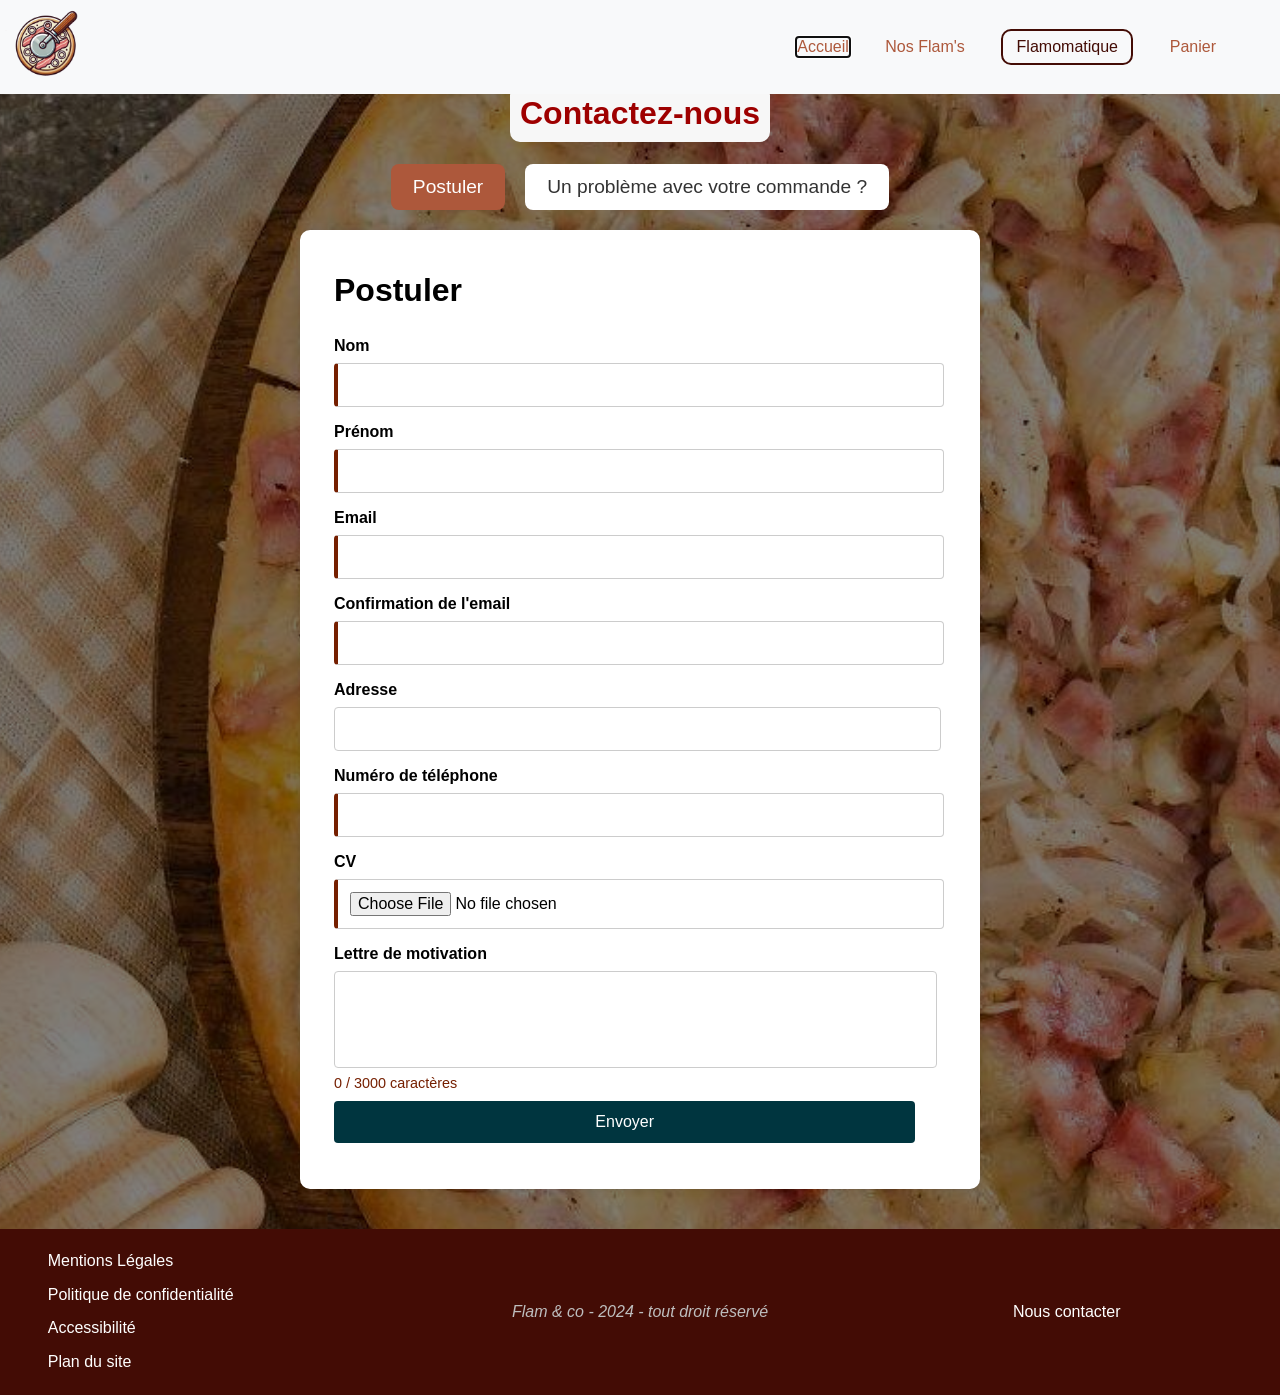
<file: pages/rachelle/index.html>
<!DOCTYPE html>
<html lang="fr">

<head>
    <meta charset="UTF-8">
    <meta name="viewport" content="width=device-width, initial-scale=1.0">
    <link rel="stylesheet" href="../../style/style.css">
    <title>Page contact</title>
    <meta name="robots" content="noindex">
    <meta name="googlebot" content="noindex">
    <link rel="icon" href="../../logo.ico" type="image/x-icon">
</head>

<body class="forms">
    <header class="menu-nav" role="navigation" aria-label="Menu principal">
        <div class="menu-nav-logo">
            <img class="logo" alt="Logo de la marque" src="/asset/file-5B45NWsGjPUUJRbqJHL7GcTE.png">
        </div>
        <div class="menu-nav-link">
            <a href="../../" class="nav-link" tabindex="0">Accueil</a>
            <a href="/pages/ambre/" class="nav-link" tabindex="0">Nos Flam's</a>
            <a href="/pages/theo/" class="btn-full" tabindex="0">Flamomatique</a>
            <a href="#" class="nav-link" tabindex="0">Panier</a>
        </div>
    </header>
    <h1>Contactez-nous</h1>
    <nav aria-label="Navigation des formulaires">
        <a href="#" id="postuler-link" class="active" aria-current="page"
            aria-label="Formulaire de candidature">Postuler</a>
        <a href="#" id="commande-link" aria-label="Formulaire de réclamation de commande">Un problème avec votre
            commande ?</a>
    </nav>

    <!-- Conteneur des formulaires -->
    <main class="form-container" id="main-content">
        <!-- Formulaire Postuler -->
        <form id="postuler-form" action="envoi.php">
            <fieldset>
                <legend>Postuler</legend>
                <label for="nom">Nom</label>
                <input type="text" id="nom" name="nom" required />

                <label for="prenom">Prénom</label>
                <input type="text" id="prenom" name="prenom" required />

                <label for="email">Email</label>
                <input type="email" id="email" name="email" required />

                <label for="confirm_email">Confirmation de l'email</label>
                <input type="email" id="confirm_email" name="confirm_email" aria-describedby="email-error" required />
                <div id="email-error" class="error-message hidden">Les emails ne correspondent pas.</div>

                <label for="adresse">Adresse </label>
                <input type="text" id="adresse" name="adresse" />

                <label for="telephone">Numéro de téléphone</label>
                <input type="tel" id="telephone" name="telephone" required maxlength="10" pattern="[0-9]{10}"
                    aria-describedby="tel-error" />
                <div id="tel-error" class="error-message hidden">Le numéro doit comporter exactement 10 chiffres.</div>

                <label for="cv">CV</label>
                <input type="file" id="cv" name="cv" required accept=".pdf,.doc,.docx" />

                <label for="motivation">Lettre de motivation</label>
                <textarea id="motivation" name="motivation" rows="5" maxlength="3000"
                    aria-describedby="motivation-count"></textarea>
                <div id="motivation-count" class="error-message">0 / 3000 caractères</div>

                <button type="submit">Envoyer</button>
            </fieldset>
        </form>

        <!-- Formulaire problème commande -->
        <form id="commande-form" class="hidden" action="envoi.php">
            <fieldset>
                <legend>Un problème avec votre commande</legend>
                <label for="commande">Numéro de commande</label>
                <input type="text" id="commande" name="commande" maxlength="6" pattern="[0-9]{6}"
                    aria-describedby="commande-error" />
                <div id="commande-error" class="error-message hidden">Le numéro de commande doit comporter 6 chiffres.
                </div>

                <label for="probleme">Quel est votre problème ?</label>
                <select id="probleme" name="probleme">
                    <option value="">Veuillez sélectionner une option</option>
                    <option value="service">Qualité du service</option>
                    <option value="livraison">Qualité de livraison</option>
                    <option value="autres">Autres</option>
                </select>

                <!-- Zone de texte supplémentaire pour "Autres" -->
                <div id="autres-probleme" class="hidden">
                    <label for="autre-detail">Détail du problème</label>
                    <textarea id="autre-detail" name="autre-detail" rows="4" maxlength="1000"
                        aria-describedby="autre-count"></textarea>
                    <div id="autre-count" class="error-message">0 / 1000 caractères</div>
                </div>

                <button type="submit">Envoyer</button>
            </fieldset>
        </form>
    </main>
    <footer class="footer">
        <div class="footer-block">
            <ul class="footer-list-link">
                <li><a class="footer-link" href="../mention.html">Mentions Légales</a></li>
                <li><a class="footer-link" href="../confidentialite.html">Politique de confidentialité</a></li>
                <li><a class="footer-link" href="../accessibilite.html">Accessibilité</a></li>
                <li><a class="footer-link" href="../plansite.html">Plan du site</a></li>
            </ul>
        </div>
        <div class="footer-block">
            <p class="footer-title"><i>Flam & co - 2024 - tout droit réservé</i></p>
        </div>
        <div class="footer-block">
            <a class="footer-link" href="#">Nous contacter</a>
        </div>
    </footer>
    <script src="../../style/js/main.js"></script>
    <script src="../../style/js/form.js"></script>
</body>

</html>
</file>
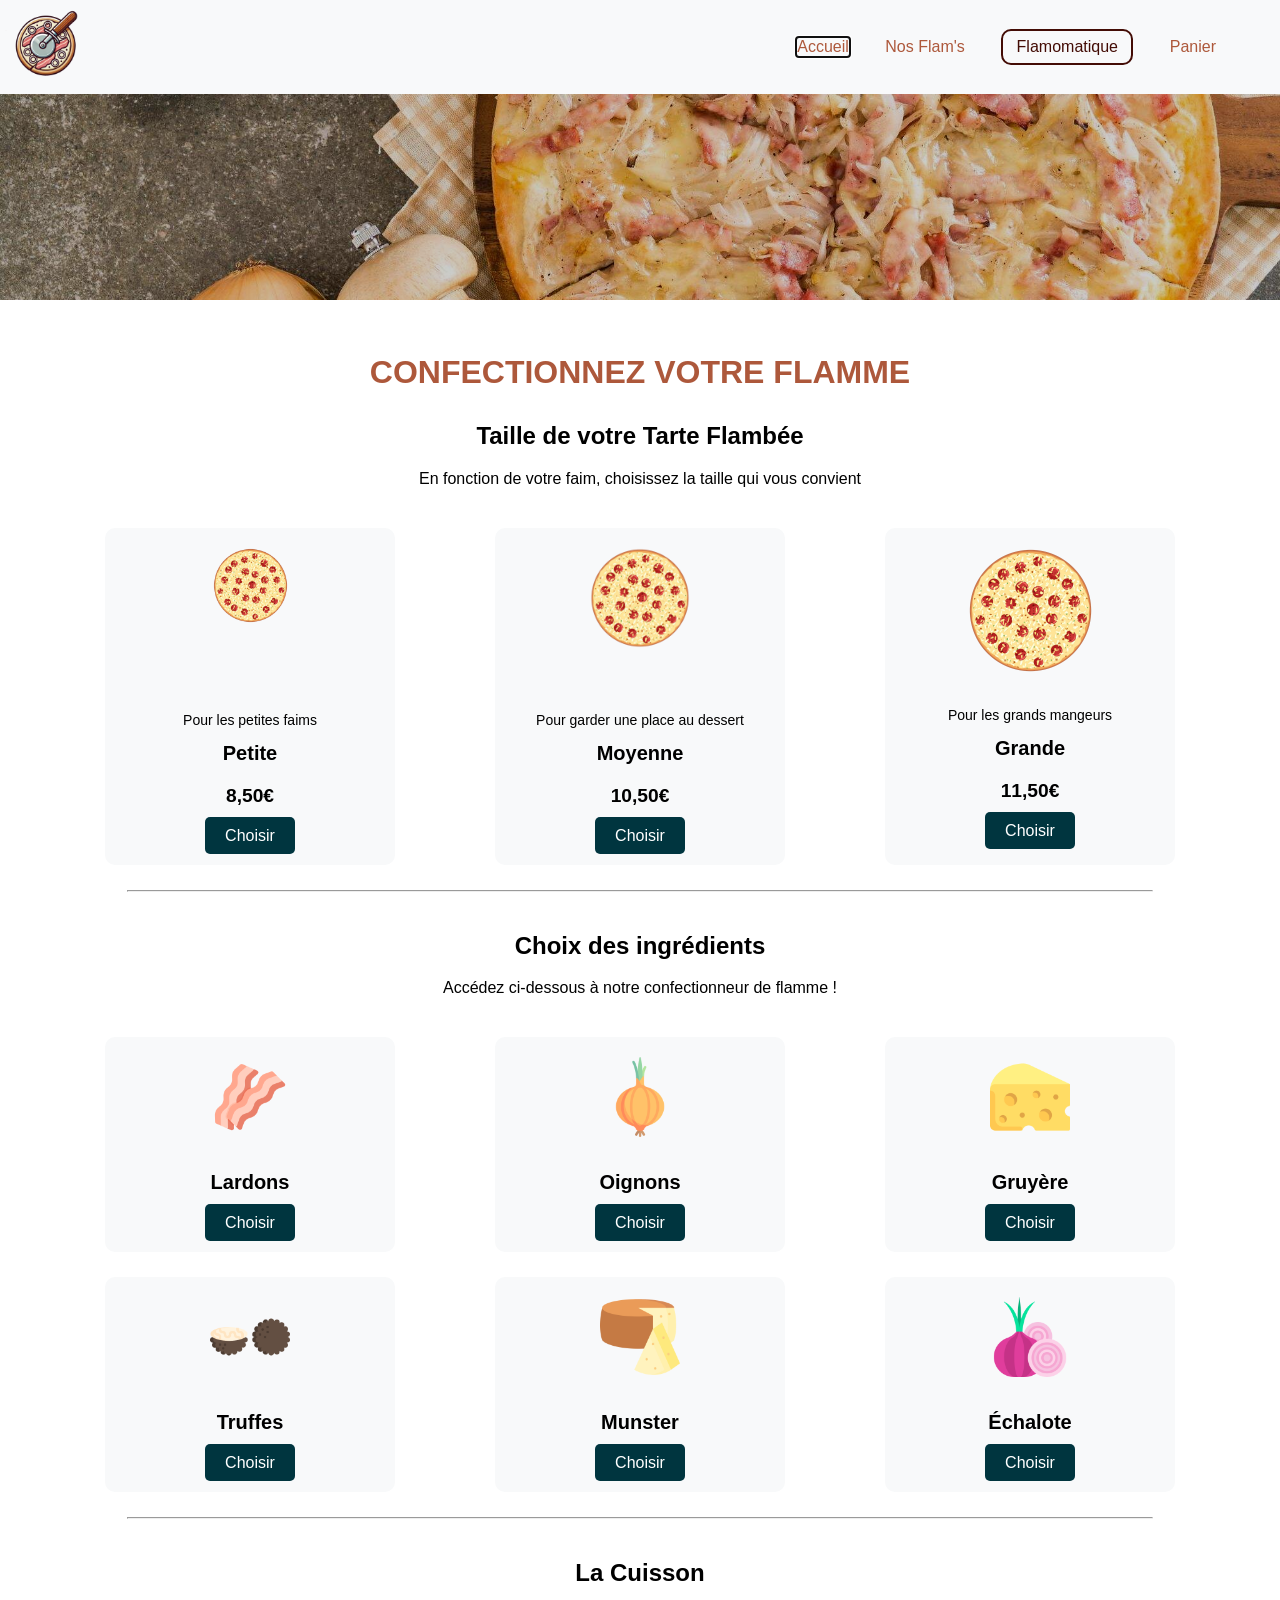
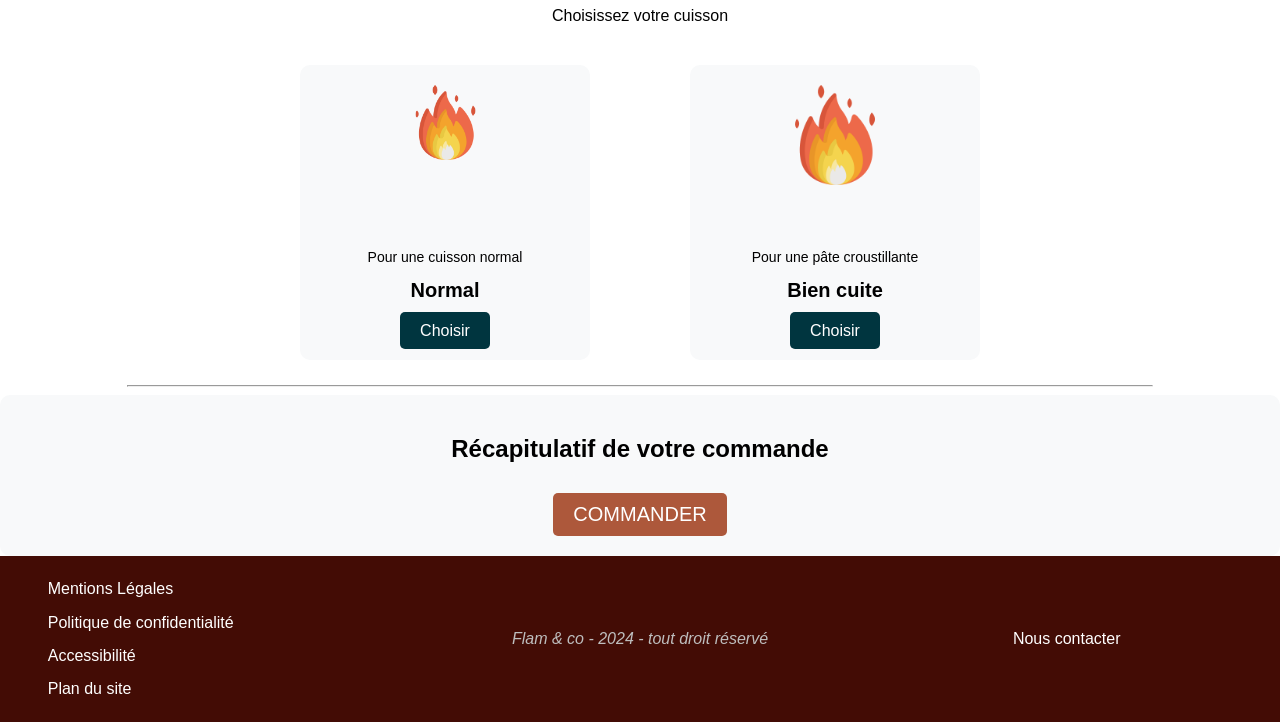
<file: pages/theo/index.html>
<!DOCTYPE html>
<html lang="fr">

<head>
    <meta charset="UTF-8">
    <meta name="viewport" content="width=device-width, initial-scale=1.0">
    <title>Flamomatique</title>
    <link rel="stylesheet" href="../../style/style.css">
    <meta name="robots" content="noindex">
    <meta name="googlebot" content="noindex">
    <link rel="icon" href="../../logo.ico" type="image/x-icon">
</head>

<body>
    <header class="menu-nav">
        <div class="menu-nav-logo">
            <img class="logo" alt="" src="/asset/file-5B45NWsGjPUUJRbqJHL7GcTE.png">
        </div>
        <div class="menu-nav-link">
            <a href="../../" class="nav-link">Accueil</a>
            <a href="/pages/ambre/" class="nav-link">Nos Flam's</a>
            <a href="/pages/theo/" class="btn-full">Flamomatique</a>
            <a href="#" class="nav-link">Panier</a>
        </div>
    </header>
    <main style="width: 100%;">
        <img class="banner" src="../../asset/img/banner.jpg" alt="">
        <div class="pizza-selection">
            <h1 class="title">CONFECTIONNEZ VOTRE FLAMME</h1>
            <h2 class="subtitle">Taille de votre Tarte Flambée</h2>
            <p class="description">En fonction de votre faim, choisissez la taille qui vous convient</p>
        </div>

        <ul class="base-options">
            <li class="baseoption">
                <img class="pizza-small" src="../../asset/img/flamme.png" alt="">
                <p class="note">Pour les petites faims</p>
                <h3 class="size">Petite</h3>
                <p class="price">8,50€</p>
                <a href="#ingredients" class="base-btn">Choisir</a>
            </li>
            <li class="baseoption">
                <img class="pizza-medium" src="../../asset/img/flamme.png" alt="">
                <p class="note">Pour garder une place au dessert</p>
                <h3 class="size">Moyenne</h3>
                <p class="price">10,50€</p>
                <a href="#ingredients" class="base-btn">Choisir</a>
            </li>
            <li class="baseoption">
                <img class="pizza-large" src="../../asset/img/flamme.png" alt="">
                <p class="note">Pour les grands mangeurs</p>
                <h3 class="size">Grande</h3>
                <p class="price">11,50€</p>
                <a href="#ingredients" class="base-btn">Choisir</a>
            </li>
        </ul>

        <hr>

        <div id="ingredients" class="pizza-base">
            <h2 class="subtitle">Choix des ingrédients</h2>
            <p class="description">Accédez ci-dessous à notre confectionneur de flamme !</p>
        </div>

        <ul class="base-options">
            <li class="optionmultiple">
                <img class="base-image" src="../../asset/img/lard.png" alt="">
                <h3 class="base-title">Lardons</h3>
                <a class="choose-btn">Choisir</a>
            </li>
            <li class="optionmultiple">
                <img class="base-image" src="../../asset/img/oignon-2.png" alt="">
                <h3 class="base-title">Oignons</h3>
                <a class="choose-btn">Choisir</a>
            </li>
            <li class="optionmultiple">
                <img class="base-image" src="../../asset/img/fromage-3.png" alt="">
                <h3 class="base-title">Gruyère</h3>
                <a class="choose-btn">Choisir</a>
            </li>
            <li class="optionmultiple">
                <img class="base-image" src="../../asset/img/truffe.png" alt="">
                <h3 class="base-title">Truffes</h3>
                <a class="choose-btn">Choisir</a>
            </li>
            <li class="optionmultiple">
                <img class="base-image" src="../../asset/img/fromage-2.png" alt="">
                <h3 class="base-title">Munster</h3>
                <a class="choose-btn">Choisir</a>
            </li>
            <li class="optionmultiple">
                <img class="base-image" src="../../asset/img/oignon.png" alt="">
                <h3 class="base-title">Échalote</h3>
                <a class="choose-btn">Choisir</a>
            </li>
        </ul>

        <hr>

        <div id="cuisson" class="pizza-base">
            <h2 class="subtitle">La Cuisson</h2>
            <p class="description">Choisissez votre cuisson</p>
        </div>

        <ul class="base-options">
            <li class="optioncuisson">
                <img class="pizza-small" src="../../asset/img/feu.png" alt="">
                <p class="note">Pour une cuisson normal</p>
                <h3 class="size">Normal</h3>
                <a href="#commande" class="cuisson-btn">Choisir</a>
            </li>
            <li class="optioncuisson">
                <img class="pizza-medium" src="../../asset/img/feu.png" alt="">
                <p class="note">Pour une pâte croustillante</p>
                <h3 class="size">Bien cuite</h3>
                <a href="#commande" class="cuisson-btn">Choisir</a>
            </li>
        </ul>
        <hr>

        <!-- Section récapitulatif de commande -->
        <div id="commande">
            <h2 class="subtitle">Récapitulatif de votre commande</h2>
            <div id="order-summary" class="order-summary">
                <!-- Le récapitulatif de la commande sera généré ici -->
            </div>

            <button class="btn">COMMANDER</button>
        </div>



    </main>
    <footer class="footer">
        <div class="footer-block">
            <ul class="footer-list-link">
                <li><a class="footer-link" href="../mention.html">Mentions Légales</a></li>
                <li><a class="footer-link" href="../confidentialite.html">Politique de confidentialité</a></li>
                <li><a class="footer-link" href="../accessibilite.html">Accessibilité</a></li>
                <li><a class="footer-link" href="../plansite.html">Plan du site</a></li>
            </ul>
        </div>
        <div class="footer-block">
            <p class="footer-title"><i>Flam & co - 2024 - tout droit réservé</i></p>
        </div>
        <div class="footer-block">
            <a class="footer-link" href="../rachelle/">Nous contacter</a>
        </div>
    </footer>
    <script src="../../style/js/main.js"></script>
</body>

</html>
</file>
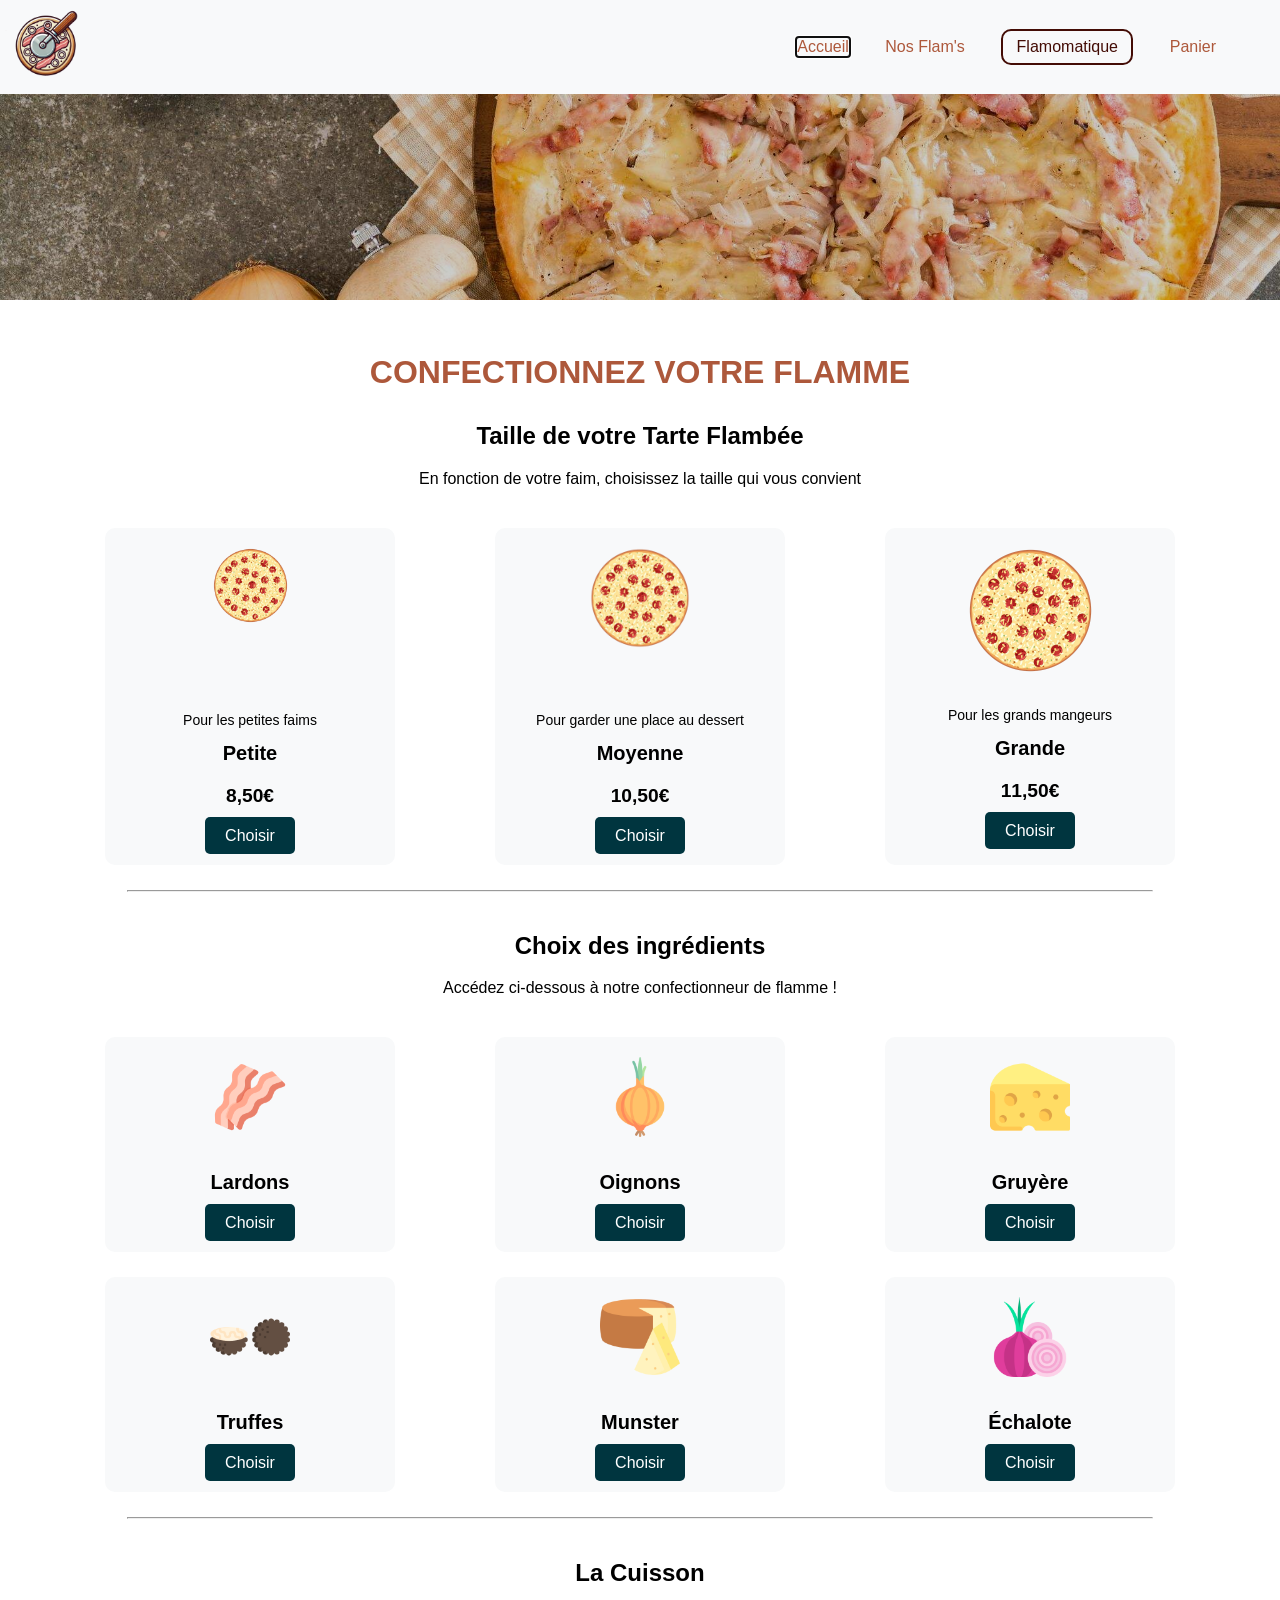
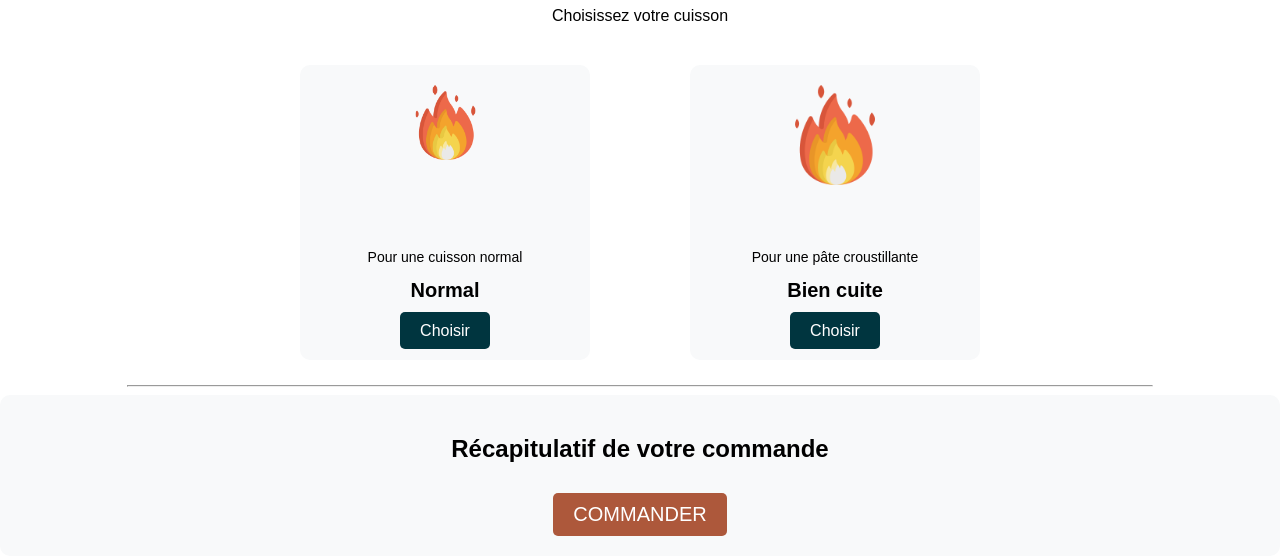
<file: pages/théo/index.html>
<!DOCTYPE html>
<html lang="fr">
<head>
    <meta charset="UTF-8">
    <meta name="viewport" content="width=device-width, initial-scale=1.0">
    <title>Document</title>
    <link rel="stylesheet" href="../../style/style.css">
</head>
<body>
    <header class="menu-nav">
        <div class="menu-nav-logo">
            <img class="logo" alt="" src="/asset/file-5B45NWsGjPUUJRbqJHL7GcTE.png">
        </div>
        <div class="menu-nav-link">
            <a href="../../" class="nav-link">Accueil</a>
            <a href="/pages/ambre/" class="nav-link">Nos Flam's</a>
            <a href="/pages/théo/" class="btn-full">Flamomatique</a>
            <a href="#" class="nav-link">Panier</a>
        </div>
    </header>
    <main style="width: 100%;">
        <img class="banner" src="../../asset/img/banner.jpg" alt="">
        <div class="pizza-selection">
            <h1 class="title">CONFECTIONNEZ VOTRE FLAMME</h1>
            <h2 class="subtitle">Taille de votre Tarte Flambée</h2>
            <p class="description">En fonction de votre faim, choisissez la taille qui vous convient</p>
        </div>
        
        <ul class="base-options">
            <li class="baseoption">
                <img class="pizza-small" src="../../asset/img/flamme.png" alt="">
                <p class="note">Pour les petites faims</p>
                <h3 class="size">Petite</h3>
                <p class="price">8,50€</p>
                <a href="#ingredients" class="base-btn">Choisir</a>
            </li>
            <li class="baseoption">
                <img class="pizza-medium" src="../../asset/img/flamme.png" alt="">
                <p class="note">Pour garder une place au dessert</p>
                <h3 class="size">Moyenne</h3>
                <p class="price">10,50€</p>
                <a href="#ingredients" class="base-btn">Choisir</a>
            </li>
            <li class="baseoption">
                <img class="pizza-large" src="../../asset/img/flamme.png" alt="">
                <p class="note">Pour les grands mangeurs</p>
                <h3 class="size">Grande</h3>
                <p class="price">11,50€</p>
                <a href="#ingredients" class="base-btn">Choisir</a>
            </li>
        </ul>
        
        <hr>
        
        <div id="ingredients" class="pizza-base">
            <h2 class="subtitle">Choix des ingrédients</h2>
            <p class="description">Accédez ci-dessous à notre confectionneur de flamme !</p>
        </div>
        
        <ul class="base-options">
            <li class="optionmultiple">
                <img class="base-image" src="../../asset/img/lard.png" alt="">
                <h3 class="base-title">Lardons</h3>
                <a class="choose-btn">Choisir</a>
            </li>
            <li class="optionmultiple">
                <img class="base-image" src="../../asset/img/oignon-2.png" alt="">
                <h3 class="base-title">Oignons</h3>
                <a class="choose-btn">Choisir</a>
            </li>
            <li class="optionmultiple">
                <img class="base-image" src="../../asset/img/fromage-3.png" alt="">
                <h3 class="base-title">Gruyère</h3>
                <a class="choose-btn">Choisir</a>
            </li>
            <li class="optionmultiple">
                <img class="base-image" src="../../asset/img/truffe.png" alt="">
                <h3 class="base-title">Truffes</h3>
                <a class="choose-btn">Choisir</a>
            </li>
            <li class="optionmultiple">
                <img class="base-image" src="../../asset/img/fromage-2.png" alt="">
                <h3 class="base-title">Munster</h3>
                <a class="choose-btn">Choisir</a>
            </li>
            <li class="optionmultiple">
                <img class="base-image" src="../../asset/img/oignon.png" alt="">
                <h3 class="base-title">Échalote</h3>
                <a class="choose-btn">Choisir</a>
            </li>
        </ul>
    
        <hr>
    
        <div id="cuisson" class="pizza-base">
            <h2 class="subtitle">La Cuisson</h2>
            <p class="description">Choisissez votre cuisson</p>
        </div>
        
        <ul class="base-options">
            <li class="optioncuisson">
                <img class="pizza-small" src="../../asset/img/feu.png" alt="">
                <p class="note">Pour une cuisson normal</p>
                <h3 class="size">Normal</h3>
                <a href="#commande" class="cuisson-btn">Choisir</a>
            </li>
            <li class="optioncuisson">
                <img class="pizza-medium" src="../../asset/img/feu.png" alt="">
                <p class="note">Pour une pâte croustillante</p>
                <h3 class="size">Bien cuite</h3>
                <a href="#commande" class="cuisson-btn">Choisir</a>
            </li>
        </ul>
        <hr>
    
        <!-- Section récapitulatif de commande -->
        <div id="commande">
            <h2 class="subtitle">Récapitulatif de votre commande</h2>
            <div id="order-summary" class="order-summary">
                <!-- Le récapitulatif de la commande sera généré ici -->
            </div>

            <button class="btn">COMMANDER</button>
        </div>

        

    </main>
    
    <script src="../../style/js/main.js"></script>
</body>
</html>
</file>
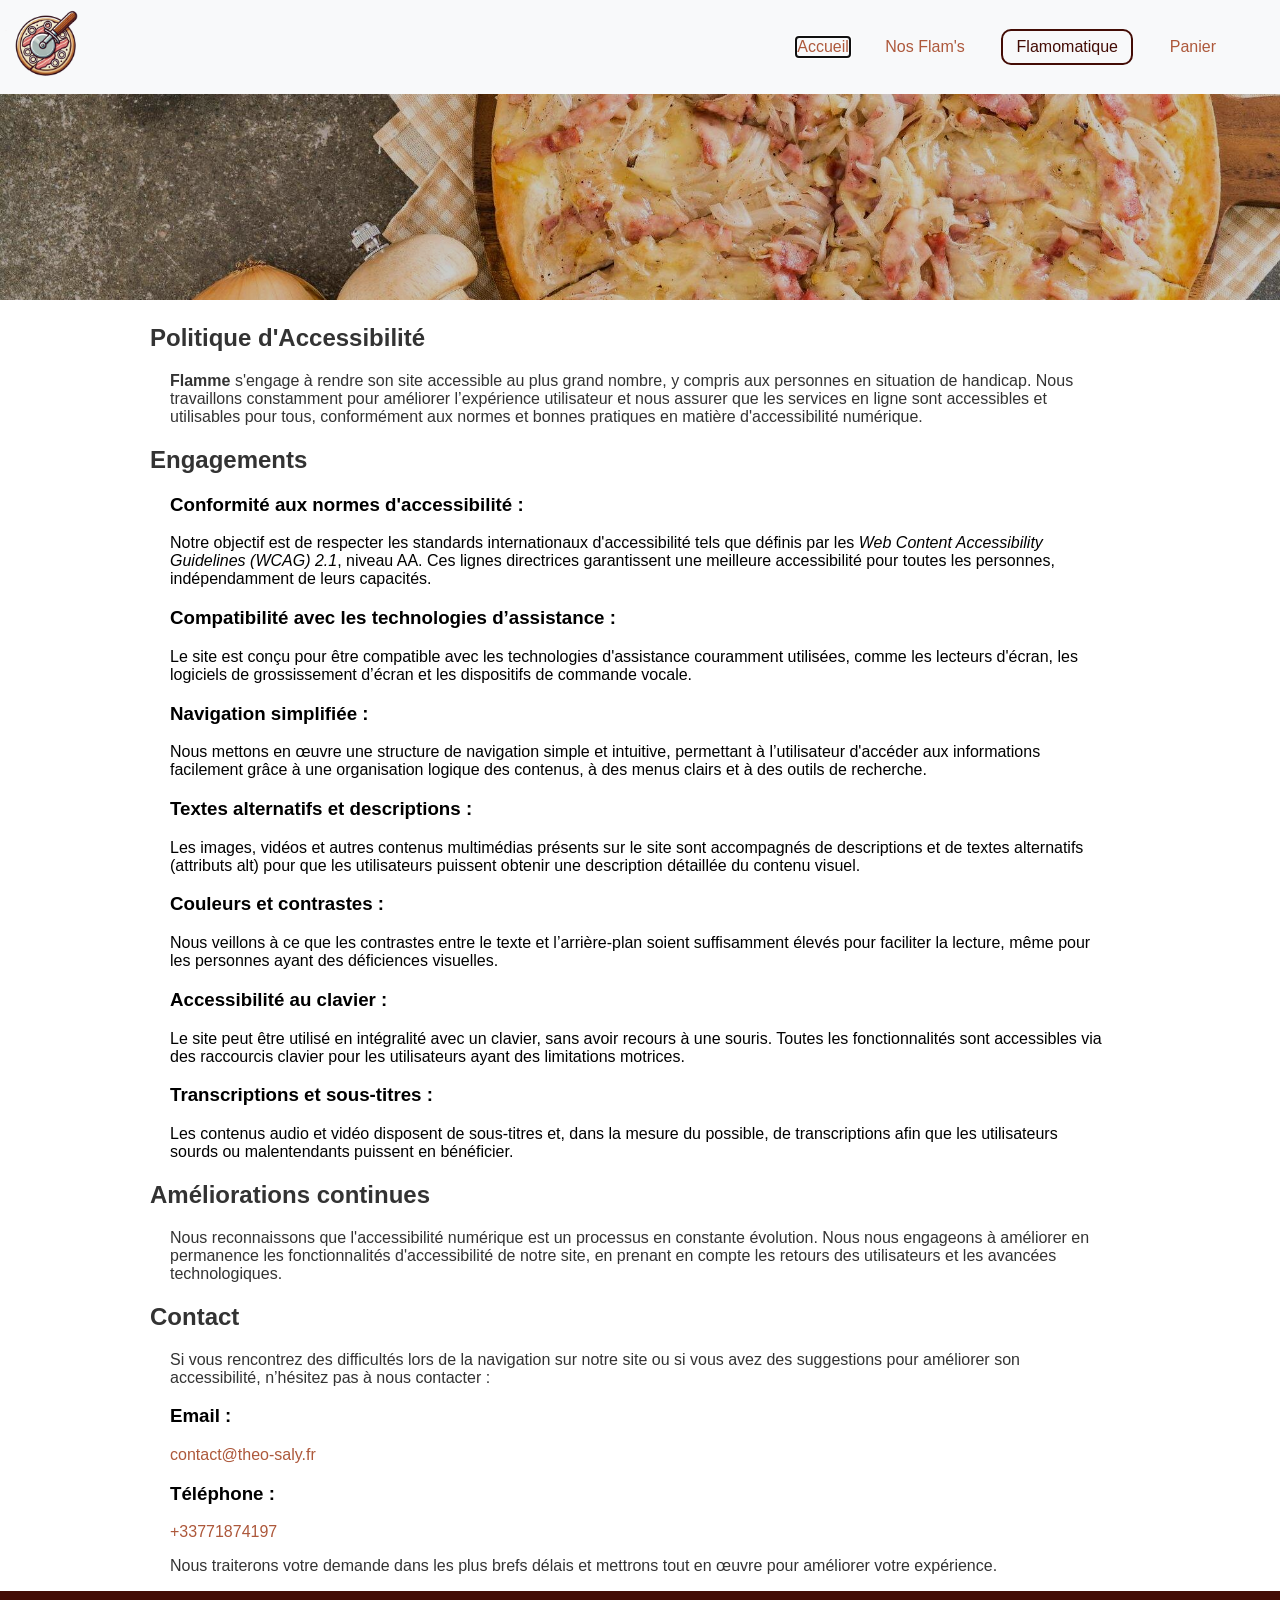
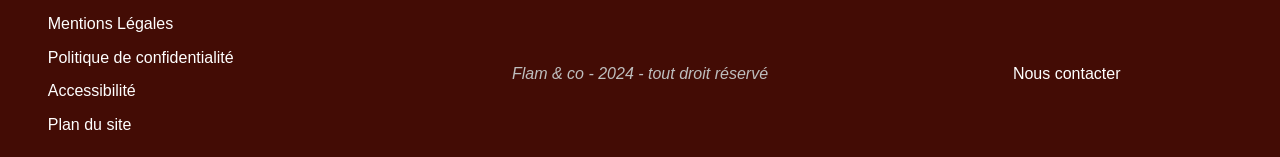
<file: pages/accessibilite.html>
<!DOCTYPE html>
<html lang="fr">

<head>
    <meta charset="UTF-8">
    <meta name="viewport" content="width=device-width, initial-scale=1.0">
    <title>Accessibilité</title>
    <link rel="stylesheet" href="../style/style.css">
    <meta name="robots" content="noindex">
    <meta name="googlebot" content="noindex">
    <link rel="icon" href="../logo.ico" type="image/x-icon">
</head>

<body>
    <header class="menu-nav">
        <div class="menu-nav-logo">
            <img class="logo" alt="" src="/asset/file-5B45NWsGjPUUJRbqJHL7GcTE.png">
        </div>
        <div class="menu-nav-link">
            <a href="../../" class="nav-link">Accueil</a>
            <a href="/pages/ambre/" class="nav-link">Nos Flam's</a>
            <a href="/pages/theo/" class="btn-full">Flamomatique</a>
            <a href="#" class="nav-link">Panier</a>
        </div>
    </header>
    <main id="main-content" class="accessibilite">
        <img class="banner" src="../asset/img/banner.jpg" alt="">

        <section>
            <h1>Politique d'Accessibilité</h1>
            <p><strong>Flamme</strong> s'engage à rendre son site accessible au plus grand nombre, y compris aux
                personnes en situation de handicap. Nous travaillons constamment pour améliorer l’expérience utilisateur
                et nous assurer que les services en ligne sont accessibles et utilisables pour tous, conformément aux
                normes et bonnes pratiques en matière d'accessibilité numérique.</p>
        </section>

        <section>
            <h2>Engagements</h2>
            <ul>
                <li>
                    <h3>Conformité aux normes d'accessibilité :</h3>
                    Notre objectif est de respecter les standards internationaux d'accessibilité tels que définis par
                    les <em>Web Content Accessibility Guidelines (WCAG) 2.1</em>, niveau AA. Ces lignes directrices
                    garantissent une meilleure accessibilité pour toutes les personnes, indépendamment de leurs
                    capacités.
                </li>
                <li>
                    <h3>Compatibilité avec les technologies d’assistance :</h3>
                    Le site est conçu pour être compatible avec les technologies d'assistance couramment utilisées,
                    comme les lecteurs d'écran, les logiciels de grossissement d’écran et les dispositifs de commande
                    vocale.
                </li>
                <li>
                    <h3>Navigation simplifiée :</h3>
                    Nous mettons en œuvre une structure de navigation simple et intuitive, permettant à l’utilisateur
                    d'accéder aux informations facilement grâce à une organisation logique des contenus, à des menus
                    clairs et à des outils de recherche.
                </li>
                <li>
                    <h3>Textes alternatifs et descriptions :</h3>
                    Les images, vidéos et autres contenus multimédias présents sur le site sont accompagnés de
                    descriptions et de textes alternatifs (attributs alt) pour que les utilisateurs puissent obtenir une
                    description détaillée du contenu visuel.
                </li>
                <li>
                    <h3>Couleurs et contrastes :</h3>
                    Nous veillons à ce que les contrastes entre le texte et l’arrière-plan soient suffisamment élevés
                    pour faciliter la lecture, même pour les personnes ayant des déficiences visuelles.
                </li>
                <li>
                    <h3>Accessibilité au clavier :</h3>
                    Le site peut être utilisé en intégralité avec un clavier, sans avoir recours à une souris. Toutes
                    les fonctionnalités sont accessibles via des raccourcis clavier pour les utilisateurs ayant des
                    limitations motrices.
                </li>
                <li>
                    <h3>Transcriptions et sous-titres :</h3>
                    Les contenus audio et vidéo disposent de sous-titres et, dans la mesure du possible, de
                    transcriptions afin que les utilisateurs sourds ou malentendants puissent en bénéficier.
                </li>
            </ul>
        </section>

        <section>
            <h2>Améliorations continues</h2>
            <p>Nous reconnaissons que l'accessibilité numérique est un processus en constante évolution. Nous nous
                engageons à améliorer en permanence les fonctionnalités d'accessibilité de notre site, en prenant en
                compte les retours des utilisateurs et les avancées technologiques.</p>
        </section>

        <section>
            <h2>Contact</h2>
            <p>Si vous rencontrez des difficultés lors de la navigation sur notre site ou si vous avez des suggestions
                pour améliorer son accessibilité, n’hésitez pas à nous contacter :</p>
            <ul>
                <li>
                    <h3>Email :</h3> <a href="mailto:contact@theo-saly.fr">contact@theo-saly.fr</a>
                </li>
                <li>
                    <h3>Téléphone :</h3> <a href="tel:+33771874197">+33771874197</a>
                </li>
            </ul>
            <p>Nous traiterons votre demande dans les plus brefs délais et mettrons tout en œuvre pour améliorer votre
                expérience.</p>
        </section>
    </main>
    <footer class="footer">
        <div class="footer-block">
            <ul class="footer-list-link">
                <li><a class="footer-link" href="/pages/mention.html">Mentions Légales</a></li>
                <li><a class="footer-link" href="/pages/confidentialite.html">Politique de confidentialité</a></li>
                <li><a class="footer-link" href="/pages/accessibilite.html">Accessibilité</a></li>
                <li><a class="footer-link" href="/pages/plansite.html">Plan du site</a></li>
            </ul>
        </div>
        <div class="footer-block">
            <p class="footer-title"><i>Flam & co - 2024 - tout droit réservé</i></p>
        </div>
        <div class="footer-block">
            <a class="footer-link" href="rachelle/">Nous contacter</a>
        </div>
    </footer>
    <script src="../style/js/main.js"></script>
</body>

</html>
</file>
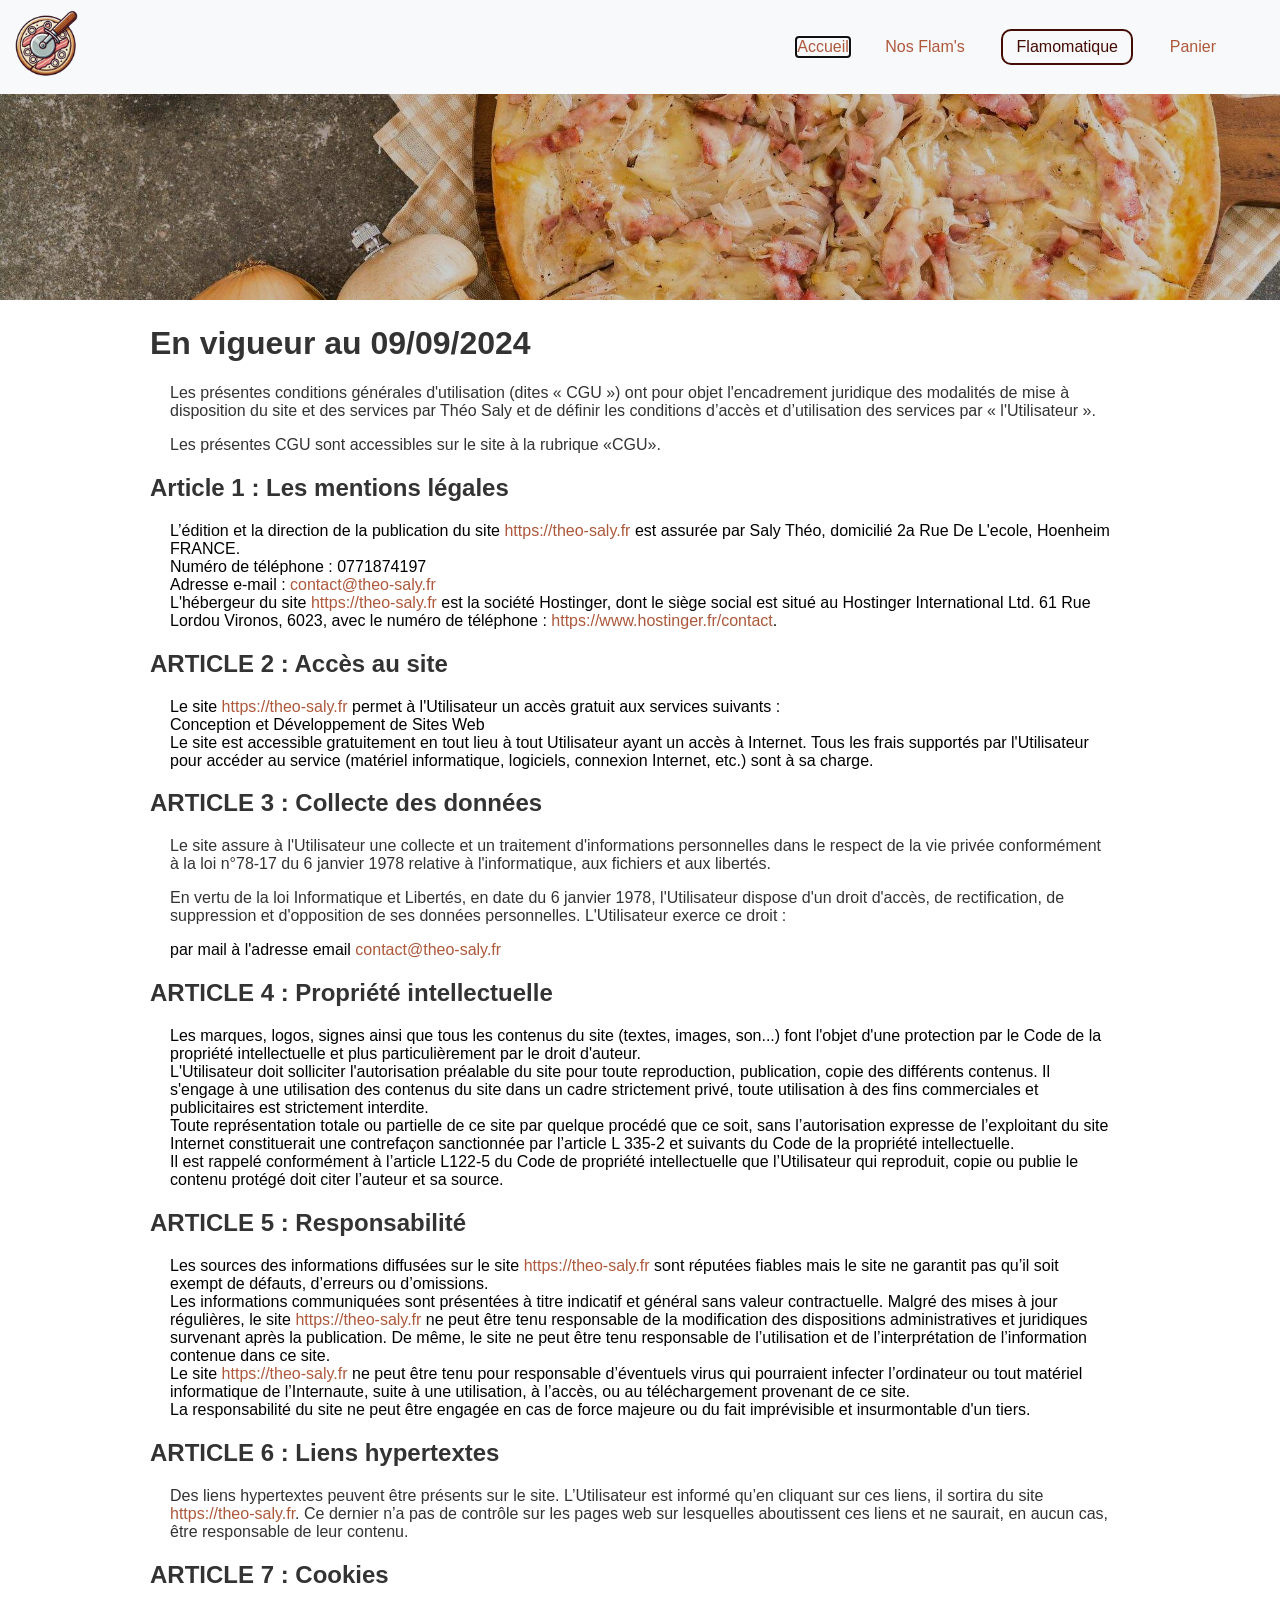
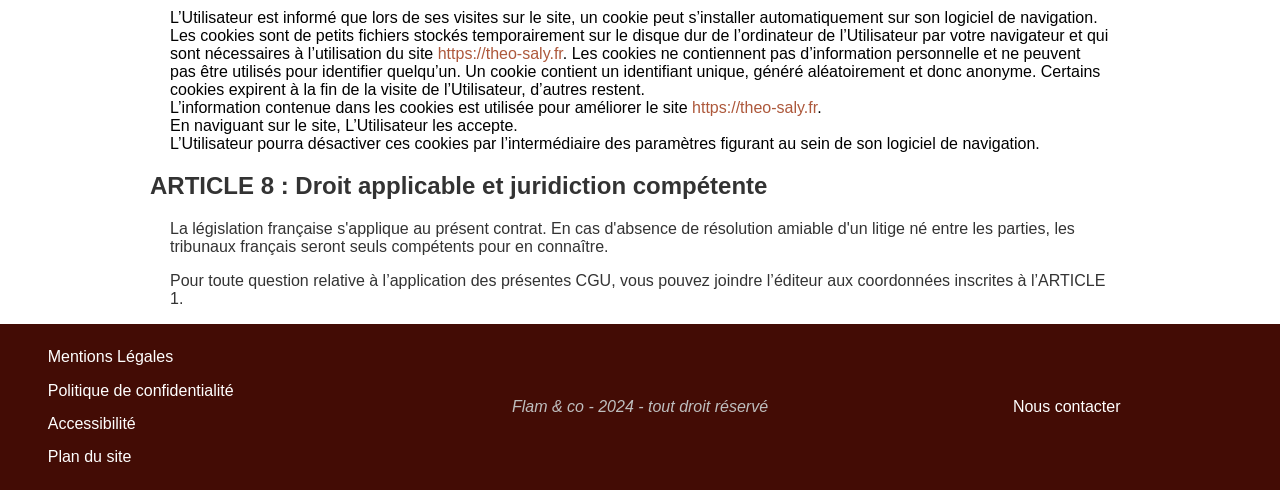
<file: pages/confidentialite.html>
<!DOCTYPE html>
<html lang="fr">

<head>
    <meta charset="UTF-8">
    <meta name="viewport" content="width=device-width, initial-scale=1.0">
    <title>Politique de confidentialité</title>
    <link rel="stylesheet" href="../style/style.css">
    <meta name="robots" content="noindex">
    <meta name="googlebot" content="noindex">
    <link rel="icon" href="../logo.ico" type="image/x-icon">
</head>

<body>
    <header class="menu-nav">
        <div class="menu-nav-logo">
            <img class="logo" alt="" src="/asset/file-5B45NWsGjPUUJRbqJHL7GcTE.png">
        </div>
        <div class="menu-nav-link">
            <a href="../../" class="nav-link">Accueil</a>
            <a href="/pages/ambre/" class="nav-link">Nos Flam's</a>
            <a href="/pages/theo/" class="btn-full">Flamomatique</a>
            <a href="#" class="nav-link">Panier</a>
        </div>
    </header>
    <main id="main-content" class="confidentialite">
        <img class="banner" src="../asset/img/banner.jpg" alt="">

        <h1>En vigueur au 09/09/2024</h1>

        <p>Les présentes conditions générales d'utilisation (dites « CGU ») ont pour objet l'encadrement juridique des
            modalités de mise à disposition du site et des services par Théo Saly et de définir les conditions d’accès
            et d’utilisation des services par « l'Utilisateur ».</p>
        <p>Les présentes CGU sont accessibles sur le site à la rubrique «CGU».</p>

        <h2>Article 1 : Les mentions légales</h2>
        <ul>
            <li>L’édition et la direction de la publication du site <a
                    href="https://theo-saly.fr">https://theo-saly.fr</a> est assurée par Saly Théo, domicilié 2a Rue De
                L'ecole, Hoenheim FRANCE.</li>
            <li>Numéro de téléphone : 0771874197</li>
            <li>Adresse e-mail : <a href="mailto:contact@theo-saly.fr">contact@theo-saly.fr</a></li>
            <li>L'hébergeur du site <a href="https://theo-saly.fr">https://theo-saly.fr</a> est la société Hostinger,
                dont le siège social est situé au Hostinger International Ltd. 61 Rue Lordou Vironos, 6023, avec le
                numéro de téléphone : <a href="https://www.hostinger.fr/contact">https://www.hostinger.fr/contact</a>.
            </li>
        </ul>

        <h2>ARTICLE 2 : Accès au site</h2>
        <ul>
            <li>Le site <a href="https://theo-saly.fr">https://theo-saly.fr</a> permet à l'Utilisateur un accès gratuit
                aux services suivants :</li>
            <li>Conception et Développement de Sites Web</li>
            <li>Le site est accessible gratuitement en tout lieu à tout Utilisateur ayant un accès à Internet. Tous les
                frais supportés par l'Utilisateur pour accéder au service (matériel informatique, logiciels, connexion
                Internet, etc.) sont à sa charge.</li>
        </ul>

        <h2>ARTICLE 3 : Collecte des données</h2>
        <p>Le site assure à l'Utilisateur une collecte et un traitement d'informations personnelles dans le respect de
            la vie privée conformément à la loi n°78-17 du 6 janvier 1978 relative à l'informatique, aux fichiers et aux
            libertés.</p>
        <p>En vertu de la loi Informatique et Libertés, en date du 6 janvier 1978, l'Utilisateur dispose d'un droit
            d'accès, de rectification, de suppression et d'opposition de ses données personnelles. L'Utilisateur exerce
            ce droit :</p>
        <ul>
            <li>par mail à l'adresse email <a href="mailto:contact@theo-saly.fr">contact@theo-saly.fr</a></li>
        </ul>

        <h2>ARTICLE 4 : Propriété intellectuelle</h2>
        <ul>
            <li>Les marques, logos, signes ainsi que tous les contenus du site (textes, images, son...) font l'objet
                d'une protection par le Code de la propriété intellectuelle et plus particulièrement par le droit
                d'auteur.</li>
            <li>L'Utilisateur doit solliciter l'autorisation préalable du site pour toute reproduction, publication,
                copie des différents contenus. Il s'engage à une utilisation des contenus du site dans un cadre
                strictement privé, toute utilisation à des fins commerciales et publicitaires est strictement interdite.
            </li>
            <li>Toute représentation totale ou partielle de ce site par quelque procédé que ce soit, sans l’autorisation
                expresse de l’exploitant du site Internet constituerait une contrefaçon sanctionnée par l’article L
                335-2 et suivants du Code de la propriété intellectuelle.</li>
            <li>Il est rappelé conformément à l’article L122-5 du Code de propriété intellectuelle que l’Utilisateur qui
                reproduit, copie ou publie le contenu protégé doit citer l’auteur et sa source.</li>
        </ul>

        <h2>ARTICLE 5 : Responsabilité</h2>
        <ul>
            <li>Les sources des informations diffusées sur le site <a
                    href="https://theo-saly.fr">https://theo-saly.fr</a> sont réputées fiables mais le site ne garantit
                pas qu’il soit exempt de défauts, d’erreurs ou d’omissions.</li>
            <li>Les informations communiquées sont présentées à titre indicatif et général sans valeur contractuelle.
                Malgré des mises à jour régulières, le site <a href="https://theo-saly.fr">https://theo-saly.fr</a> ne
                peut être tenu responsable de la modification des dispositions administratives et juridiques survenant
                après la publication. De même, le site ne peut être tenu responsable de l’utilisation et de
                l’interprétation de l’information contenue dans ce site.</li>
            <li>Le site <a href="https://theo-saly.fr">https://theo-saly.fr</a> ne peut être tenu pour responsable
                d’éventuels virus qui pourraient infecter l’ordinateur ou tout matériel informatique de l’Internaute,
                suite à une utilisation, à l’accès, ou au téléchargement provenant de ce site.</li>
            <li>La responsabilité du site ne peut être engagée en cas de force majeure ou du fait imprévisible et
                insurmontable d'un tiers.</li>
        </ul>

        <h2>ARTICLE 6 : Liens hypertextes</h2>
        <p>Des liens hypertextes peuvent être présents sur le site. L’Utilisateur est informé qu’en cliquant sur ces
            liens, il sortira du site <a href="https://theo-saly.fr">https://theo-saly.fr</a>. Ce dernier n’a pas de
            contrôle sur les pages web sur lesquelles aboutissent ces liens et ne saurait, en aucun cas, être
            responsable de leur contenu.</p>

        <h2>ARTICLE 7 : Cookies</h2>
        <ul>
            <li>L’Utilisateur est informé que lors de ses visites sur le site, un cookie peut s’installer
                automatiquement sur son logiciel de navigation.</li>
            <li>Les cookies sont de petits fichiers stockés temporairement sur le disque dur de l’ordinateur de
                l’Utilisateur par votre navigateur et qui sont nécessaires à l’utilisation du site <a
                    href="https://theo-saly.fr">https://theo-saly.fr</a>. Les cookies ne contiennent pas d’information
                personnelle et ne peuvent pas être utilisés pour identifier quelqu’un. Un cookie contient un identifiant
                unique, généré aléatoirement et donc anonyme. Certains cookies expirent à la fin de la visite de
                l’Utilisateur, d’autres restent.</li>
            <li>L’information contenue dans les cookies est utilisée pour améliorer le site <a
                    href="https://theo-saly.fr">https://theo-saly.fr</a>.</li>
            <li>En naviguant sur le site, L’Utilisateur les accepte.</li>
            <li>L’Utilisateur pourra désactiver ces cookies par l’intermédiaire des paramètres figurant au sein de son
                logiciel de navigation.</li>
        </ul>

        <h2>ARTICLE 8 : Droit applicable et juridiction compétente</h2>
        <p>La législation française s'applique au présent contrat. En cas d'absence de résolution amiable d'un litige né
            entre les parties, les tribunaux français seront seuls compétents pour en connaître.</p>
        <p>Pour toute question relative à l’application des présentes CGU, vous pouvez joindre l’éditeur aux coordonnées
            inscrites à l’ARTICLE 1.</p>
    </main>
    <footer class="footer">
        <div class="footer-block">
            <ul class="footer-list-link">
                <li><a class="footer-link" href="/pages/mention.html">Mentions Légales</a></li>
                <li><a class="footer-link" href="/pages/confidentialite.html">Politique de confidentialité</a></li>
                <li><a class="footer-link" href="/pages/accessibilite.html">Accessibilité</a></li>
                <li><a class="footer-link" href="/pages/plansite.html">Plan du site</a></li>
            </ul>
        </div>
        <div class="footer-block">
            <p class="footer-title"><i>Flam & co - 2024 - tout droit réservé</i></p>
        </div>
        <div class="footer-block">
            <a class="footer-link" href="rachelle/">Nous contacter</a>
        </div>
    </footer>
    <script src="../style/js/main.js"></script>
</body>

</html>
</file>
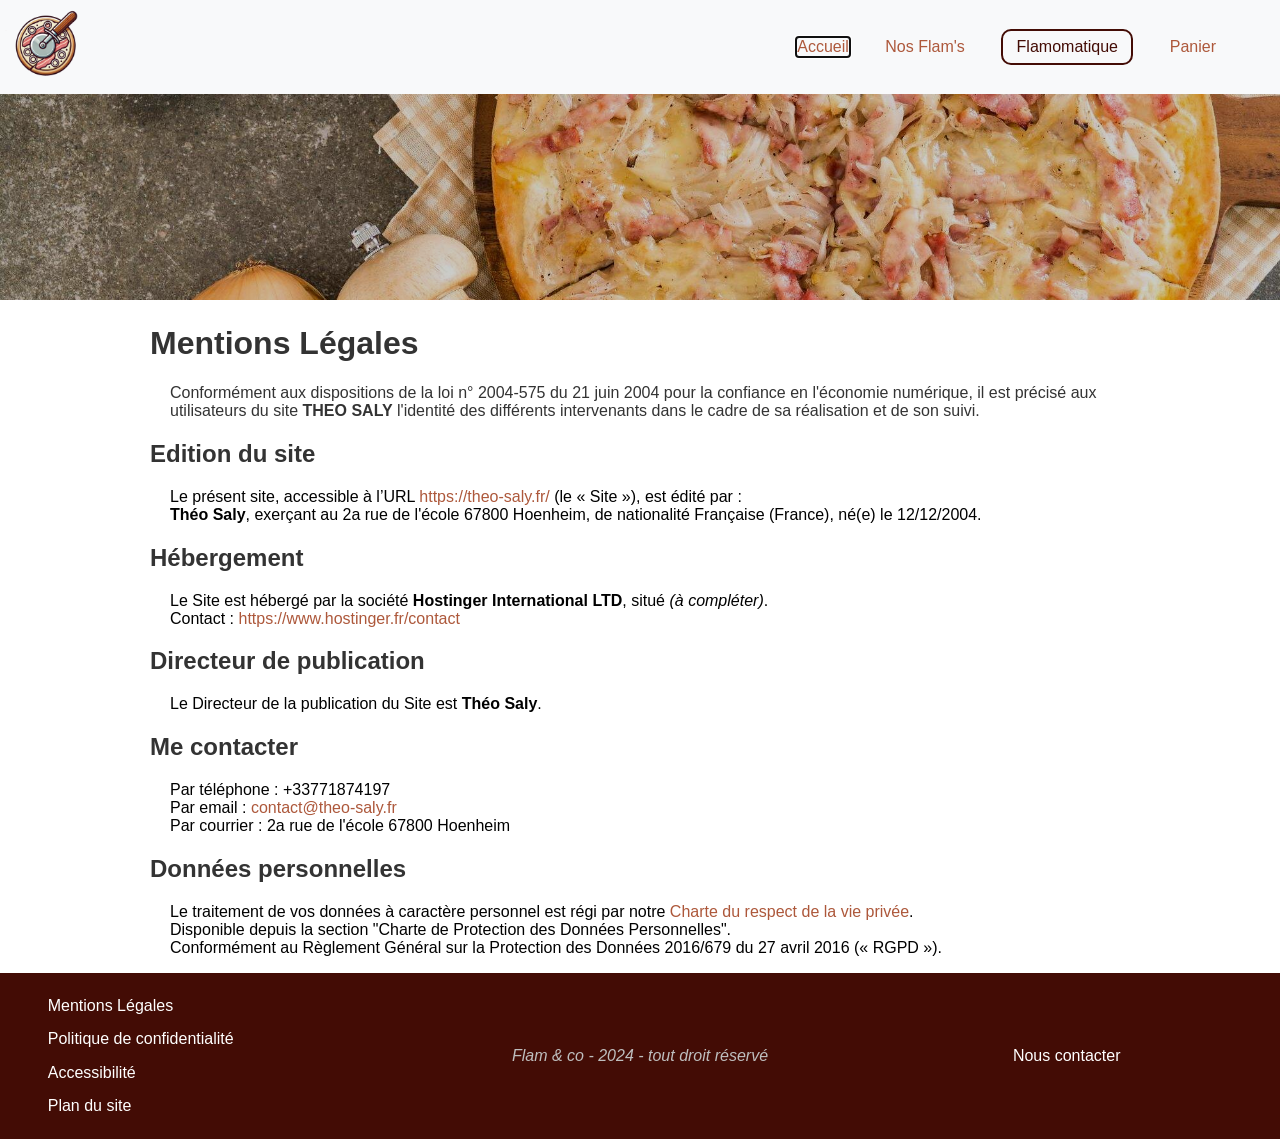
<file: pages/mention.html>
<!DOCTYPE html>
<html lang="fr">

<head>
    <meta charset="UTF-8">
    <meta name="viewport" content="width=device-width, initial-scale=1.0">
    <title>Mentions légales</title>
    <link rel="stylesheet" href="../style/style.css">
    <meta name="robots" content="noindex">
    <meta name="googlebot" content="noindex">
    <link rel="icon" href="../logo.ico" type="image/x-icon">
</head>

<body>
    <header class="menu-nav">
        <div class="menu-nav-logo">
            <img class="logo" alt="" src="/asset/file-5B45NWsGjPUUJRbqJHL7GcTE.png">
        </div>
        <div class="menu-nav-link">
            <a href="../../" class="nav-link">Accueil</a>
            <a href="/pages/ambre/" class="nav-link">Nos Flam's</a>
            <a href="/pages/theo/" class="btn-full">Flamomatique</a>
            <a href="#" class="nav-link">Panier</a>
        </div>
    </header>
    <main id="main-content" class="mention">
        <img class="banner" src="../asset/img/banner.jpg" alt="">

        <h1>Mentions Légales</h1>
        <p>Conformément aux dispositions de la loi n° 2004-575 du 21 juin 2004 pour la confiance en l'économie
            numérique, il est précisé aux utilisateurs du site <strong>THEO SALY</strong> l'identité des différents
            intervenants dans le cadre de sa réalisation et de son suivi.</p>

        <h2>Edition du site</h2>
        <ul>
            <li>Le présent site, accessible à l’URL <a href="https://theo-saly.fr/">https://theo-saly.fr/</a> (le « Site
                »), est édité par :</li>
            <li><strong>Théo Saly</strong>, exerçant au 2a rue de l'école 67800 Hoenheim, de nationalité Française
                (France), né(e) le 12/12/2004.</li>
        </ul>

        <h2>Hébergement</h2>
        <ul>
            <li>Le Site est hébergé par la société <strong>Hostinger International LTD</strong>, situé <em>(à
                    compléter)</em>.</li>
            <li>Contact : <a href="https://www.hostinger.fr/contact">https://www.hostinger.fr/contact</a></li>
        </ul>

        <h2>Directeur de publication</h2>
        <ul>
            <li>Le Directeur de la publication du Site est <strong>Théo Saly</strong>.</li>
        </ul>

        <h2>Me contacter</h2>
        <ul>
            <li>Par téléphone : +33771874197</li>
            <li>Par email : <a href="mailto:contact@theo-saly.fr">contact@theo-saly.fr</a></li>
            <li>Par courrier : 2a rue de l'école 67800 Hoenheim</li>
        </ul>

        <h2>Données personnelles</h2>
        <ul>
            <li>Le traitement de vos données à caractère personnel est régi par notre <a href="lien-vers-charte">Charte
                    du respect de la vie privée</a>.</li>
            <li>Disponible depuis la section "Charte de Protection des Données Personnelles".</li>
            <li>Conformément au Règlement Général sur la Protection des Données 2016/679 du 27 avril 2016 (« RGPD »).
            </li>
        </ul>
    </main>
    <footer class="footer">
        <div class="footer-block">
            <ul class="footer-list-link">
                <li><a class="footer-link" href="/pages/mention.html">Mentions Légales</a></li>
                <li><a class="footer-link" href="/pages/confidentialite.html">Politique de confidentialité</a></li>
                <li><a class="footer-link" href="/pages/accessibilite.html">Accessibilité</a></li>
                <li><a class="footer-link" href="/pages/plansite.html">Plan du site</a></li>
            </ul>
        </div>
        <div class="footer-block">
            <p class="footer-title"><i>Flam & co - 2024 - tout droit réservé</i></p>
        </div>
        <div class="footer-block">
            <a class="footer-link" href="rachelle/">Nous contacter</a>
        </div>
    </footer>
    <script src="../style/js/main.js"></script>
</body>

</html>
</file>
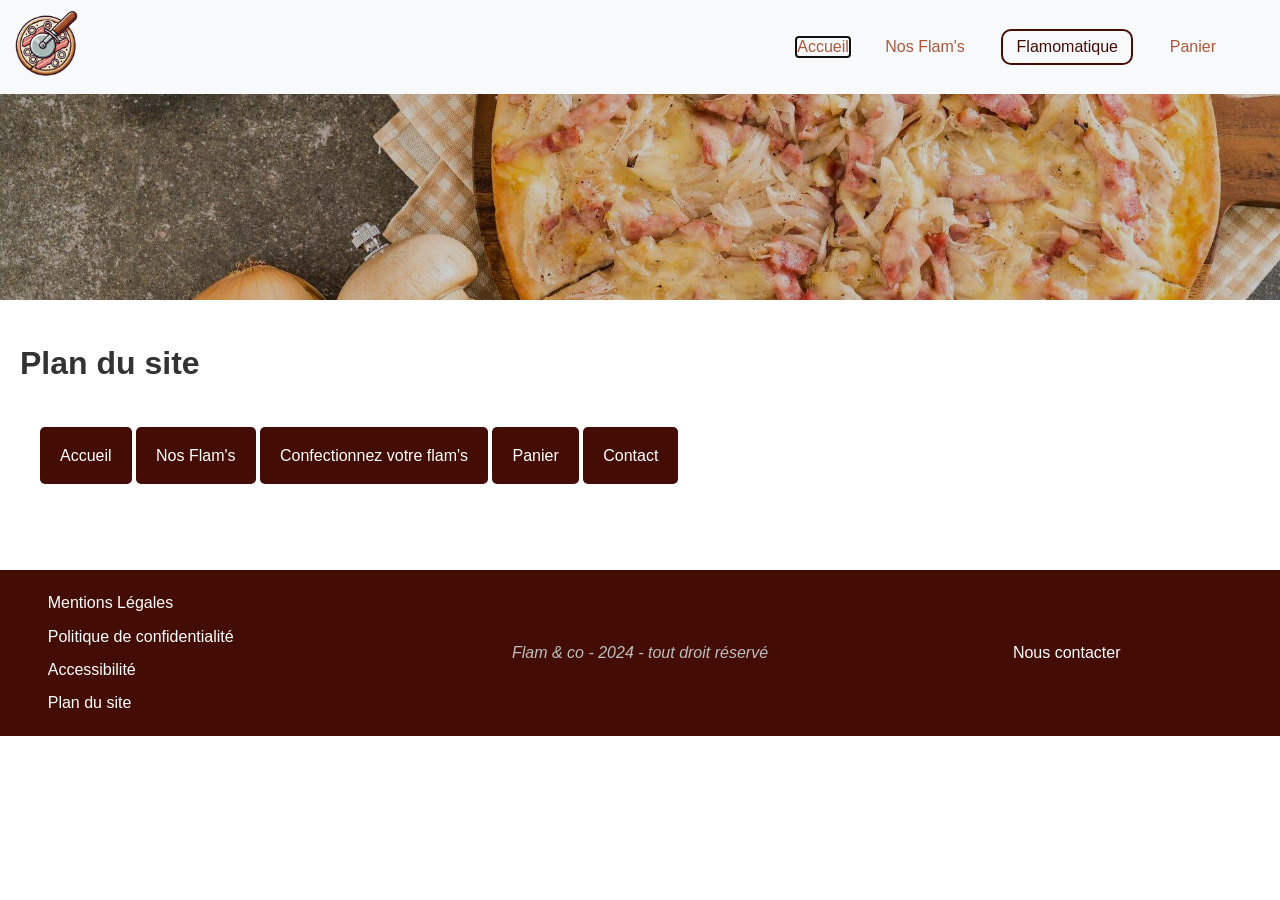
<file: pages/plansite.html>
<!DOCTYPE html>
<html lang="fr">

<head>
    <meta charset="UTF-8">
    <meta name="viewport" content="width=device-width, initial-scale=1.0">
    <title>Plan du site</title>
    <link rel="stylesheet" href="../style/style.css">
    <meta name="robots" content="noindex">
    <meta name="googlebot" content="noindex">
    <link rel="icon" href="../logo.ico" type="image/x-icon">
</head>

<body>
    <header class="menu-nav">
        <div class="menu-nav-logo">
            <img class="logo" alt="" src="/asset/file-5B45NWsGjPUUJRbqJHL7GcTE.png">
        </div>
        <div class="menu-nav-link">
            <a href="../../" class="nav-link">Accueil</a>
            <a href="/pages/ambre/" class="nav-link">Nos Flam's</a>
            <a href="/pages/theo/" class="btn-full">Flamomatique</a>
            <a href="#" class="nav-link">Panier</a>
        </div>
    </header>
    <main id="main-content" class="plansite">
        <img class="banner" src="../asset/img/banner.jpg" alt="">


        <h1>Plan du site</h1>

        <ul class="plansite-links">
            <li><a href="../index.html">Accueil</a></li>
            <li><a href="/pages/ambre/">Nos Flam's</a></li>
            <li><a href="/pages/theo/">Confectionnez votre flam's</a></li>
            <li><a href="#">Panier</a></li>
            <li><a href="/pages/rachelle/">Contact</a></li>
        </ul>

    </main>
    <footer class="footer">
        <div class="footer-block">
            <ul class="footer-list-link">
                <li><a class="footer-link" href="/pages/mention.html">Mentions Légales</a></li>
                <li><a class="footer-link" href="/pages/confidentialite.html">Politique de confidentialité</a></li>
                <li><a class="footer-link" href="/pages/accessibilite.html">Accessibilité</a></li>
                <li><a class="footer-link" href="/pages/plansite.html">Plan du site</a></li>
            </ul>
        </div>
        <div class="footer-block">
            <p class="footer-title"><i>Flam & co - 2024 - tout droit réservé</i></p>
        </div>
        <div class="footer-block">
            <a class="footer-link" href="rachelle/">Nous contacter</a>
        </div>
    </footer>
    <script src="../style/js/main.js"></script>
</body>

</html>
</file>
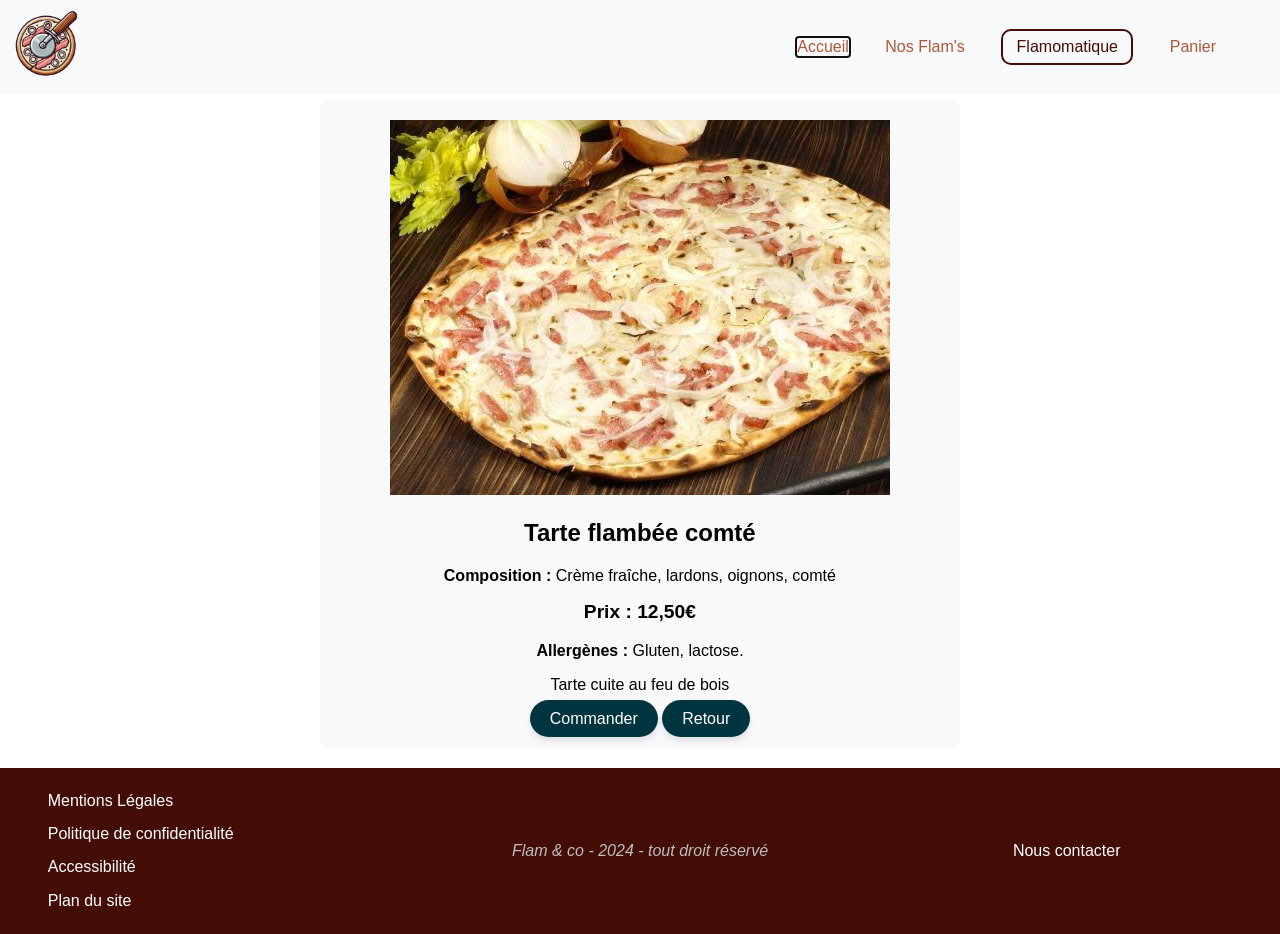
<file: pages/ambre/comte.html>
<!DOCTYPE html>
<html lang="fr">

<head>
    <meta charset="UTF-8">
    <meta name="viewport" content="width=device-width, initial-scale=1.0">
    <link rel="stylesheet" href="../../style/style.css">
    <title>la comté</title>
    <meta name="robots" content="noindex">
    <meta name="googlebot" content="noindex">
    <link rel="icon" href="../../logo.ico" type="image/x-icon">
</head>

<body>
    <header class="menu-nav" role="navigation" aria-label="Menu principal">
        <div class="menu-nav-logo">
            <img class="logo" alt="Logo de la marque" src="/asset/file-5B45NWsGjPUUJRbqJHL7GcTE.png">
        </div>
        <div class="menu-nav-link">
            <a href="../../" class="nav-link" tabindex="0">Accueil</a>
            <a href="/pages/ambre/" class="nav-link" tabindex="0">Nos Flam's</a>
            <a href="/pages/theo/" class="btn-full" tabindex="0">Flamomatique</a>
            <a href="#" class="nav-link" tabindex="0">Panier</a>
        </div>
    </header>
    <main>
        <h1 class="title">Flamme Comté</h1>

        <div class="tarte-flambee">
            <img src="../../asset/img/comte.jpg" alt="">
            <h2>Tarte flambée comté<span class="point">.</span></h2>
            <p><strong>Composition : </strong>Crème fraîche, lardons, oignons, comté<span class="point">.</span></p>
            <p class="price"><strong>Prix : </strong>12,50€<span class="point">.</span></p>
            <p><strong>Allergènes :</strong> Gluten, lactose.</p>
            <p>Tarte cuite au feu de bois<span class="point">.</span></p>

            <a class="btn-rounded"href="">Commander</a>
            <a class="btn-rounded" href="./"> Retour</a>
        </div>
    </main>
    <footer class="footer">
        <div class="footer-block">
            <ul class="footer-list-link">
                <li><a class="footer-link" href="../mention.html">Mentions Légales</a></li>
                <li><a class="footer-link" href="../confidentialite.html">Politique de confidentialité</a></li>
                <li><a class="footer-link" href="../accessibilite.html">Accessibilité</a></li>
                <li><a class="footer-link" href="../plansite.html">Plan du site</a></li>
            </ul>
        </div>
        <div class="footer-block">
            <p class="footer-title"><i>Flam & co - 2024 - tout droit réservé</i></p>
        </div>
        <div class="footer-block">
            <a class="footer-link" href="../rachelle/">Nous contacter</a>
        </div>
    </footer>
    <script src="../../style/js/main.js"></script>
</body>

</html>
</file>
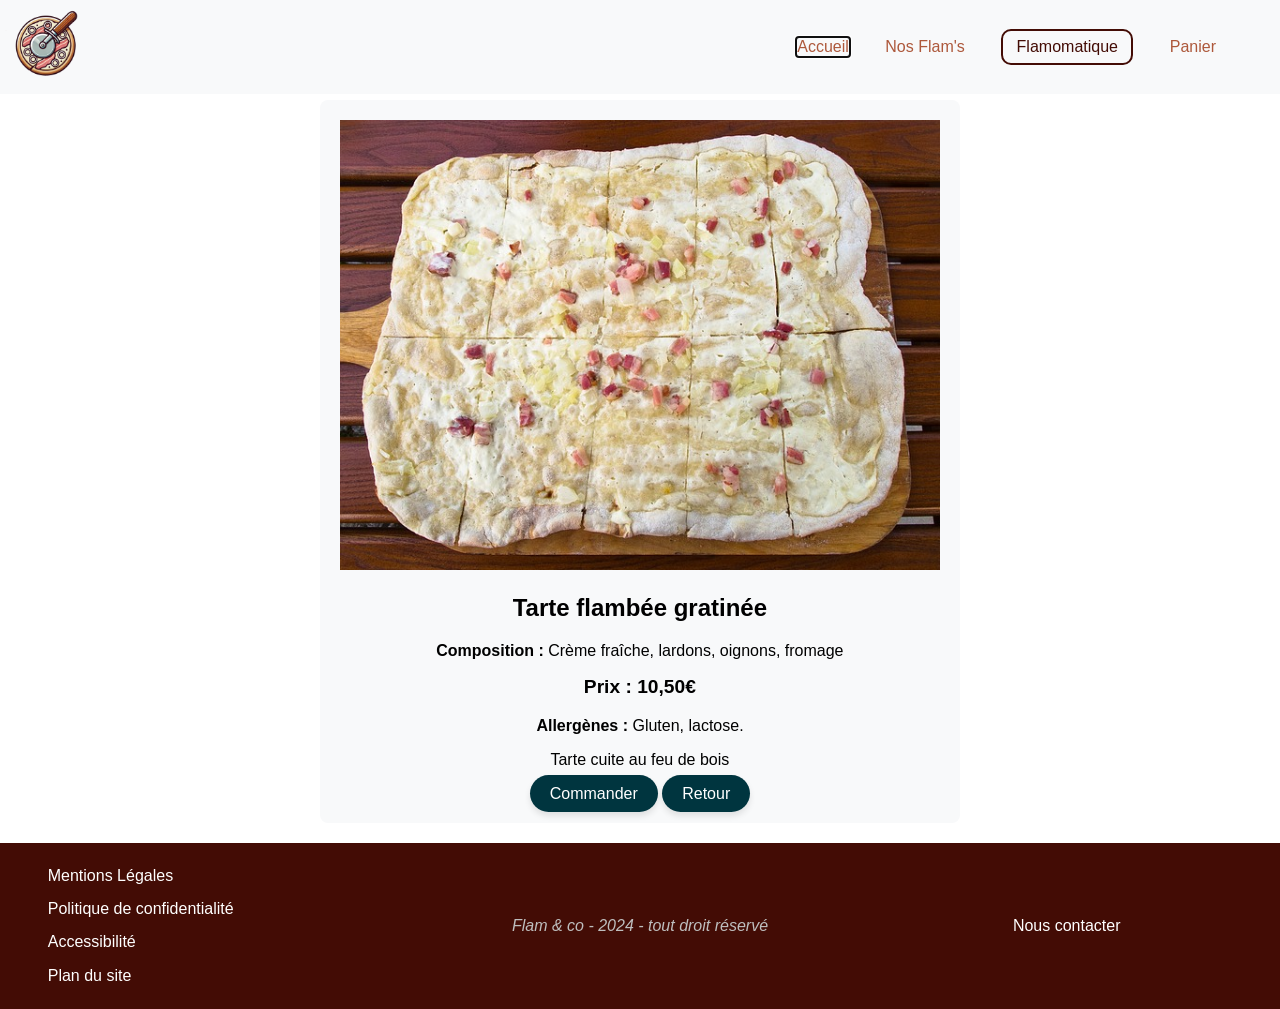
<file: pages/ambre/gratinee.html>
<!DOCTYPE html>
<html lang="en">

<head>
    <meta charset="UTF-8">
    <meta name="viewport" content="width=device-width, initial-scale=1.0">
    <link rel="stylesheet" href="../../style/style.css">
    <title>la gratinée</title>
    <meta name="robots" content="noindex">
    <meta name="googlebot" content="noindex">
    <link rel="icon" href="../../logo.ico" type="image/x-icon">
</head>

<body>
    <header class="menu-nav" role="navigation" aria-label="Menu principal">
        <div class="menu-nav-logo">
            <img class="logo" alt="Logo de la marque" src="/asset/file-5B45NWsGjPUUJRbqJHL7GcTE.png">
        </div>
        <div class="menu-nav-link">
            <a href="../../" class="nav-link" tabindex="0">Accueil</a>
            <a href="/pages/ambre/" class="nav-link" tabindex="0">Nos Flam's</a>
            <a href="/pages/theo/" class="btn-full" tabindex="0">Flamomatique</a>
            <a href="#" class="nav-link" tabindex="0">Panier</a>
        </div>
    </header>
    <main>
        <h1 class="title">Flamme Gratinée</h1>

        <div class="tarte-flambee">
            <img src="../../asset/img/gratinee.jpg" alt="">
            <h2>Tarte flambée gratinée<span class="point">.</span></h2>
            <p><strong>Composition : </strong>Crème fraîche, lardons, oignons, fromage<span class="point">.</span></p>
            <p class="price"><strong>Prix : </strong>10,50€<span class="point">.</span></p>
            <p><strong>Allergènes :</strong> Gluten, lactose.</p>
            <p>Tarte cuite au feu de bois<span class="point">.</span></p>

            <a class="btn-rounded" href="">Commander</a>
            <a class="btn-rounded" href="./"> Retour</a>
        </div>
    </main>
    <footer class="footer">
        <div class="footer-block">
            <ul class="footer-list-link">
                <li><a class="footer-link" href="../mention.html">Mentions Légales</a></li>
                <li><a class="footer-link" href="../confidentialite.html">Politique de confidentialité</a></li>
                <li><a class="footer-link" href="../accessibilite.html">Accessibilité</a></li>
                <li><a class="footer-link" href="../plansite.html">Plan du site</a></li>
            </ul>
        </div>
        <div class="footer-block">
            <p class="footer-title"><i>Flam & co - 2024 - tout droit réservé</i></p>
        </div>
        <div class="footer-block">
            <a class="footer-link" href="../rachelle/">Nous contacter</a>
        </div>
    </footer>
    <script src="../../style/js/main.js"></script>
</body>

</html>
</file>
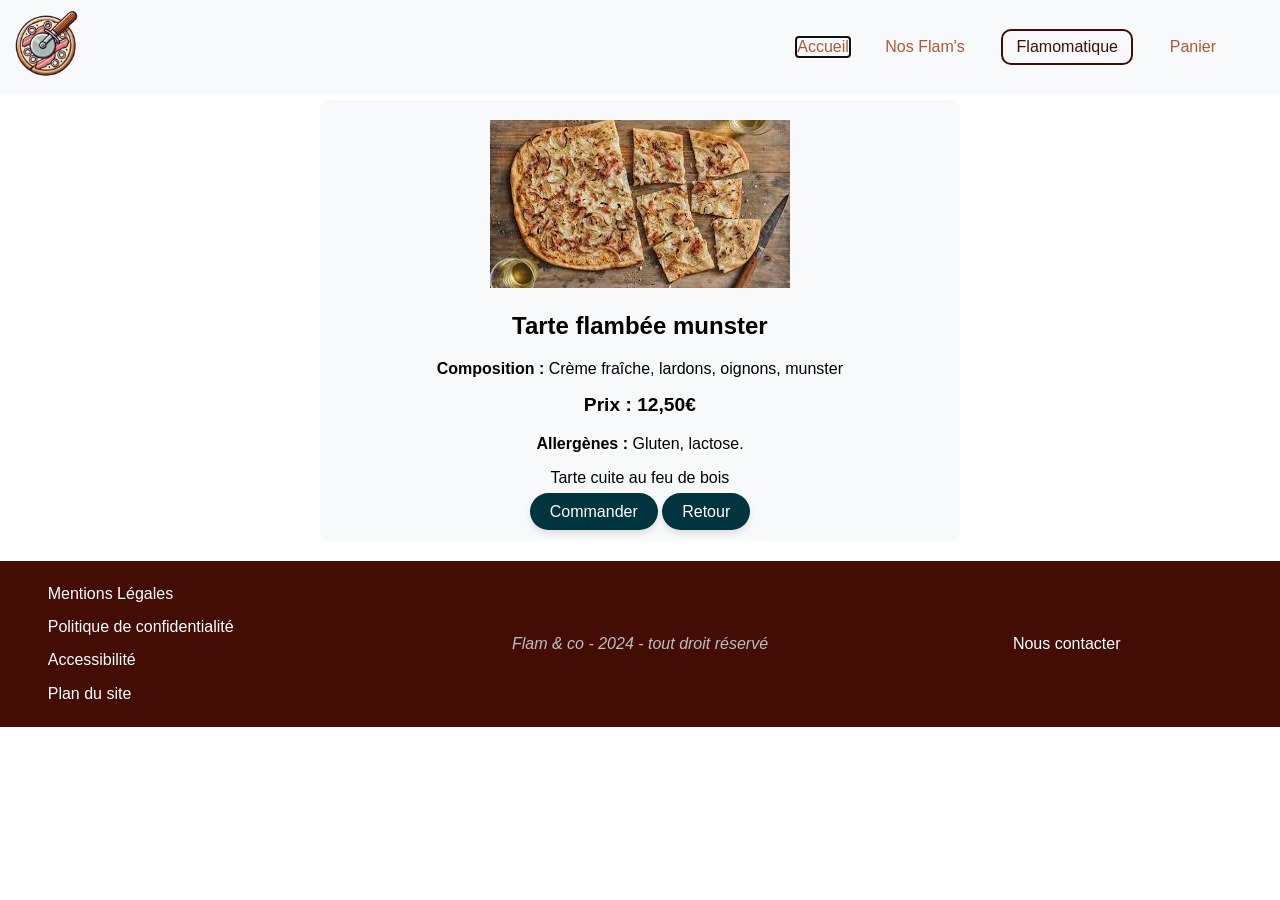
<file: pages/ambre/munster.html>
<!DOCTYPE html>
<html lang="fr">

<head>
    <meta charset="UTF-8">
    <meta name="viewport" content="width=device-width, initial-scale=1.0">
    <link rel="stylesheet" href="../../style/style.css">
    <title>la munster</title>
    <meta name="robots" content="noindex">
    <meta name="googlebot" content="noindex">
    <link rel="icon" href="../../logo.ico" type="image/x-icon">
</head>

<body>
    <header class="menu-nav" role="navigation" aria-label="Menu principal">
        <div class="menu-nav-logo">
            <img class="logo" alt="Logo de la marque" src="/asset/file-5B45NWsGjPUUJRbqJHL7GcTE.png">
        </div>
        <div class="menu-nav-link">
            <a href="../../" class="nav-link" tabindex="0">Accueil</a>
            <a href="/pages/ambre/" class="nav-link" tabindex="0">Nos Flam's</a>
            <a href="/pages/theo/" class="btn-full" tabindex="0">Flamomatique</a>
            <a href="#" class="nav-link" tabindex="0">Panier</a>
        </div>
    </header>
    <main>
        <h1 class="title">Flamme Munster</h1>

        <div class="tarte-flambee">
            <img src="../../asset/img/munster.jpg" alt="">
            <h2>Tarte flambée munster<span class="point">.</span></h2>
            <p><strong>Composition : </strong>Crème fraîche, lardons, oignons, munster<span class="point">.</span></p>
            <p class="price"><strong>Prix : </strong>12,50€<span class="point">.</span></p>
            <p><strong>Allergènes :</strong> Gluten, lactose.</p>
            <p>Tarte cuite au feu de bois<span class="point">.</span></p>

            <a class="btn-rounded" href="">Commander</a>
            <a class="btn-rounded" href="./"> Retour</a>
        </div>
    </main>
    <footer class="footer">
        <div class="footer-block">
            <ul class="footer-list-link">
                <li><a class="footer-link" href="../mention.html">Mentions Légales</a></li>
                <li><a class="footer-link" href="../confidentialite.html">Politique de confidentialité</a></li>
                <li><a class="footer-link" href="../accessibilite.html">Accessibilité</a></li>
                <li><a class="footer-link" href="../plansite.html">Plan du site</a></li>
            </ul>
        </div>
        <div class="footer-block">
            <p class="footer-title"><i>Flam & co - 2024 - tout droit réservé</i></p>
        </div>
        <div class="footer-block">
            <a class="footer-link" href="../rachelle/">Nous contacter</a>
        </div>
    </footer>
    <script src="../../style/js/main.js"></script>
</body>

</html>
</file>
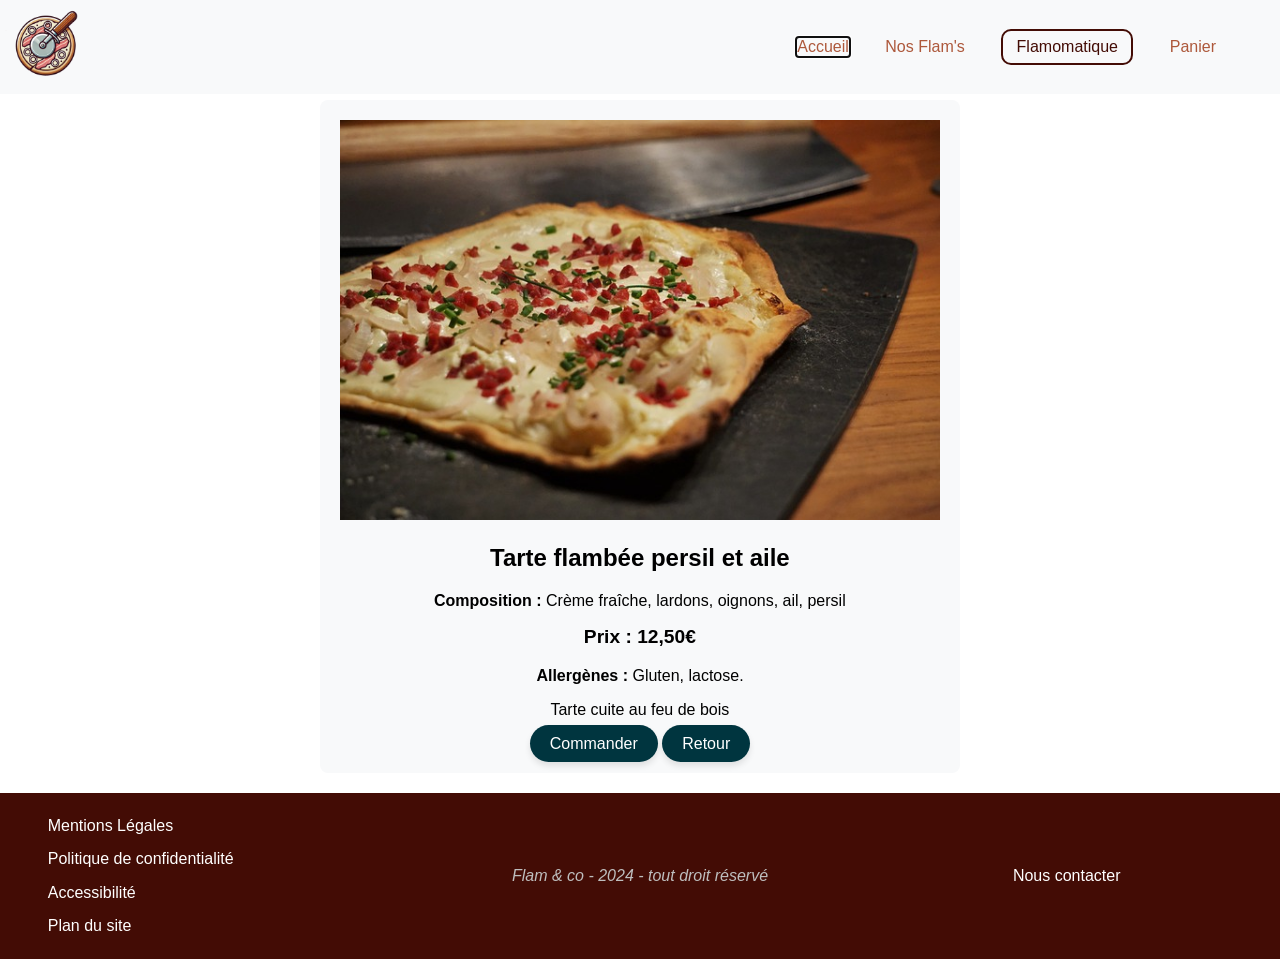
<file: pages/ambre/persil_ail.html>
<!DOCTYPE html>
<html lang="fr">

<head>
    <meta charset="UTF-8">
    <meta name="viewport" content="width=device-width, initial-scale=1.0">
    <link rel="stylesheet" href="../../style/style.css">
    <title>la persil et ail</title>
    <meta name="robots" content="noindex">
    <meta name="googlebot" content="noindex">
    <link rel="icon" href="../../logo.ico" type="image/x-icon">
</head>

<body>
    <header class="menu-nav" role="navigation" aria-label="Menu principal">
        <div class="menu-nav-logo">
            <img class="logo" alt="Logo de la marque" src="/asset/file-5B45NWsGjPUUJRbqJHL7GcTE.png">
        </div>
        <div class="menu-nav-link">
            <a href="../../" class="nav-link" tabindex="0">Accueil</a>
            <a href="/pages/ambre/" class="nav-link" tabindex="0">Nos Flam's</a>
            <a href="/pages/theo/" class="btn-full" tabindex="0">Flamomatique</a>
            <a href="#" class="nav-link" tabindex="0">Panier</a>
        </div>
    </header>
    <main>
        <h1 class="title">Flamme persil et ail</h1>

        <div class="tarte-flambee">
            <img src="../../asset/img/persil_ail.jpg" alt="">
            <h2>Tarte flambée persil et aile<span class="point">.</span></h2>
            <p><strong>Composition : </strong>Crème fraîche, lardons, oignons, ail, persil<span class="point">.</span>
            </p>
            <p class="price"><strong>Prix : </strong>12,50€<span class="point">.</span></p>
            <p><strong>Allergènes :</strong> Gluten, lactose.</p>
            <p>Tarte cuite au feu de bois<span class="point">.</span></p>

            <a href="" class="link-detail btn-rounded">Commander</a>
            <a href="./" class="link-detail btn-rounded"> Retour</a>
        </div>
    </main>
    <footer class="footer">
        <div class="footer-block">
            <ul class="footer-list-link">
                <li><a class="footer-link" href="../mention.html">Mentions Légales</a></li>
                <li><a class="footer-link" href="../confidentialite.html">Politique de confidentialité</a></li>
                <li><a class="footer-link" href="../accessibilite.html">Accessibilité</a></li>
                <li><a class="footer-link" href="../plansite.html">Plan du site</a></li>
            </ul>
        </div>
        <div class="footer-block">
            <p class="footer-title"><i>Flam & co - 2024 - tout droit réservé</i></p>
        </div>
        <div class="footer-block">
            <a class="footer-link" href="../rachelle/">Nous contacter</a>
        </div>
    </footer>
    <script src="../../style/js/main.js"></script>
</body>

</html>
</file>
<file: style/style.css>
:root {
    --primary-color: #08C5D1;
    --primary-foreground-color: #f8f9fa;
    --blue-secondary-color: #00353F;
    --blue-primary-color: #FFBF66;
    --beige-secondary-color: #ad583b;
    --beige-primary-color: #430C05;
}

body {
    background-color: white;
    font-family: 'Roboto', sans-serif;
    margin: 0;
    padding: 0;
}

a {
    color: var(--beige-secondary-color);
    text-decoration: none;
}

.menu-nav {
    display: flex;
    justify-content: space-between;
    position: fixed;
    top: 0;
    width: 100%;
    background-color: var(--primary-foreground-color);
    z-index: 1000;
}

.menu-nav-logo {
    width: 100%;
}

.logo {
    width: 10vh;
}

.menu-nav-link {
    width: 100%;
    display: flex;
    justify-content: flex-end;
    align-items: center;
    gap: 6%;
    margin-right: 5%;
}

.nav-link:hover {
    border-bottom: solid 2px var(--beige-primary-color);
}

.btn-full {
    border-radius: 10px;
    width: 8em;
    height: 2em;
    display: flex;
    align-items: center;
    justify-content: center;
    border: solid 2px var(--beige-primary-color);
    color: var(--beige-primary-color);
}

.btn-full:hover {
    color: white;
    border: solid 2px var(--beige-primary-color);
    background-color: var(--beige-primary-color);
}

.section1 {
    padding-top: 5%;
    background-color: var(--primary-foreground-color);
}

.container {
    display: flex;
    justify-content: center;
    align-items: center;
    padding: 3%;
}

.image1 {
    border-radius: 18px;
}

.section1-groupe1 {
    padding-left: 5%;
}

.btn-accueil {
    background-color: var(--blue-secondary-color);
    border-radius: 10px;
    color: white;
    padding: 2% 1%;
}

.btn-accueil:hover {
    background-color: var(--blue-primary-color);
}

.section2 {
    width: 100%;
    display: flex;
    justify-content: center;
    align-items: center;
}

.card {
    border-radius: 18px;
    width: 40vh;
    height: 45vh;
    margin: 2%;
    background-color: white;
    display: flex;
    flex-direction: column;
    justify-content: start;
    align-items: center;
}

.card-img {
    width: 100px;
    height: 100px;
    border-radius: 24px;
    margin: 8%;
    display: flex;
    justify-content: center;
    align-items: center;
}

.img1 {
    width: 50%;
    height: 50%;
}

.img2 {
    width: 70%;
    height: 70%;
}

.img3 {
    width: 100%;
    height: 100%;
}

.card-p {
    font-size: large;
    font-weight: 700;
}

.card-btn {
    background-color: var(--blue-secondary-color);
    color: white;
    padding: 10px 20px;
    border: none;
    border-radius: 5px;
    cursor: pointer;
}

.card-btn:hover {
    background-color: var(--blue-primary-color);
}

.section3 {
    width: 100%;
    background-color: var(--primary-foreground-color);
    color: var(--blue-primary-color);
    display: flex;
    flex-direction: column;
    justify-content: center;
    align-items: center;
    padding-bottom: 2%;
    margin-top: 5%;
}




.about-section {
    padding: 60px 20px;
    text-align: center;
}

.about-section h2 {
    font-size: 2.5rem;
    margin-bottom: 20px;
    color: var(--beige-secondary-color);
}

.about-section p {
    font-size: 1.2rem;
    max-width: 800px;
    margin: 0 auto;
    margin-bottom: 40px;
}

.features {
    display: flex;
    justify-content: space-around;
    margin-bottom: 60px;
    padding: 0 20px;
}

.feature {
    flex: 1;
    padding: 20px;
    text-align: center;
}

.feature img {
    width: 80px;
    margin-bottom: 20px;
}

.feature h3 {
    font-size: 1.5rem;
    margin-bottom: 10px;
}

.feature p {
    font-size: 1rem;
}

.location-section {
    padding: 60px 20px;
    background-color: #e9e9e9;
    text-align: center;
}

.location-section h2 {
    font-size: 2.5rem;
    margin-bottom: 20px;
    color: var(--beige-secondary-color);
}

.location-section p {
    font-size: 1.2rem;
    margin-bottom: 30px;
}

.map-image {
    max-width: 100%;
    height: auto;
    border: 2px solid #ff4500;
    border-radius: 10px;
}








.title-section {
    font-size: larger;
    font-weight: 700;
}


.footer {
    display: flex;
    align-items: center;
    background-color: var(--beige-primary-color);
    width: 100%;

    a {
        color: white;
    }
}


.footer-block {
    width: 100%;
    display: flex;
    justify-content: center;
    align-items: center;
}

.footer-list-link {
    list-style: none;
    width: 100%;
}

.footer-list-link>li {
    padding: 2%;
}

.footer-title {
    color: #bebebe;
}


.footer-link:hover {
    border-bottom: 2px solid;
    border-color: white;
}




/*THEO*/

hr {
    margin-top: 100px;
    width: 80%;
}

.banner {
    width: 100vw;
    object-fit: cover;
    height: 300px;
}

.pizza-selection,
.pizza-base {
    text-align: center;
    margin-top: 40px;
}

.title {
    padding: 10px;
    color: var(--beige-secondary-color);
    text-align: center;
}

.subtitle {
    margin-top: 20px;
    font-size: 24px;
}

.description {
    margin-top: 10px;
    font-size: 16px;
}

.base-options {
    padding: 0;
    margin: 40px 0;
    display: flex;
    gap: 100px;
    justify-content: center;
    flex-wrap: wrap;
    list-style-type: none;
}

.baseoption {
    background-color: #f8f9fa;
    padding: 20px;
    border-radius: 10px;
    text-align: center;
    width: 250px;
    margin-bottom: -75px;
}


.optionmultiple {
    background-color: #f8f9fa;
    padding: 20px;
    border-radius: 10px;
    text-align: center;
    width: 250px;
    margin-bottom: -75px;
}

.optioncuisson {
    background-color: #f8f9fa;
    padding: 20px;
    border-radius: 10px;
    text-align: center;
    width: 250px;
    margin-bottom: -75px;
}

.pizza-small {
    width: 75px;
    margin-bottom: 75px;
}

.pizza-medium {
    width: 100px;
    margin-bottom: 20px;
    margin-bottom: 50px;
}

.pizza-large {
    width: 125px;
    margin-bottom: 20px;
}

.base-image {
    width: 80px;
    margin-bottom: 20px;
}

.size,
.base-title {
    font-size: 20px;
    margin-top: 10px;
}

.price {
    font-size: 24px;
    margin-top: 5px;
}

.note {
    margin-top: 10px;
    font-size: 14px;
}


.base-btn {
    background-color: var(--blue-secondary-color);
    color: white;
    padding: 10px 20px;
    margin-top: 20px;
    border: none;
    border-radius: 5px;
    cursor: pointer;

}

.base-btn:hover {
    background-color: var(--blue-primary-color);
}

.choose-btn {
    background-color: var(--blue-secondary-color);
    color: white;
    padding: 10px 20px;
    margin-top: 20px;
    border: none;
    border-radius: 5px;
    cursor: pointer;

}

.choose-btn:hover {
    background-color: var(--blue-primary-color);
}

.cuisson-btn {
    background-color: var(--blue-secondary-color);
    color: white;
    padding: 10px 20px;
    margin-top: 20px;
    border: none;
    border-radius: 5px;
    cursor: pointer;

}

.cuisson-btn:hover {
    background-color: var(--blue-primary-color);
}



.baseoption.active {
    background-color: #f0c040;
    /* Couleur de fond pour les éléments sélectionnés */
}

.optionmultiple.active {
    background-color: #f0c040;
    /* Couleur de fond pour les éléments sélectionnés */
}

.optioncuisson.active {
    background-color: #f0c040;
    /* Couleur de fond pour les éléments sélectionnés */
}

#commande {
    background-color: #f8f9fa;
    padding: 20px;
    border-radius: 10px;
    text-align: center;
}

#commande .subtitle {
    font-size: 24px;
    font-weight: bold;
    margin-bottom: 10px;
}

.order-summary {
    font-size: 18px;
}

.order-summary p {
    margin: 10px 0;
    line-height: 1.6;
}

.order-summary p span {
    font-weight: bold;
    color: var(--beige-primary-color);
    /* Pour accentuer les éléments importants comme les choix */
}


.btn {
    font-size: 20px;
    background-color: var(--beige-secondary-color);
    color: white;
    padding: 10px 20px;
    margin-top: 20px;
    border: none;
    border-radius: 5px;
    cursor: pointer;
}





/*Ambre*/

.flame-list {
    list-style-type: none;
    padding-left: 10%;
    padding-right: 10%;
    display: flex;
    flex-wrap: wrap;
    justify-content: space-between;
}

.flame-list li {
    width: 30%;
    margin: 20px 0;
    box-shadow: 0 0 10px rgba(0, 0, 0, 0.1);
    transition: transform 0.2s ease;
    background-color: var(--primary-foreground-color);
    border-radius: 10px;
    overflow: hidden;
    display: flex;
    flex-direction: column;
    align-items: center;
    text-align: center;
    padding-bottom: 15px;
}


.flame-list li:hover {
    transform: translateY(-10px);
}

.flame-list img {
    width: 100%;
    height: 200px;
    object-fit: cover;
}

.flame-list h2 {
    font-size: 22px;
    margin: 10px 0;
}

.flame-list p {
    font-size: 14px;
    margin: 5px 0;
}

.flame-list .price {
    font-size: 20px;
    display: block;
    margin: 10px 0;
}

@media (max-width: 800px) {
    .flame-list li {
        width: 48%;
        margin: 15px 0;
    }
}

@media (max-width: 600px) {
    .flame-list li {
        width: 100%;
        margin: 15px 0;
    }
}

.point {
    /* color: var(--blue-secondary-color); */
    font-size: 1px;
}

.btn-rounded {
    background-color: var(--blue-secondary-color);
    color: white;
    padding: 10px 20px;
    border: none;
    border-radius: 30px;
    font-size: 16px;
    cursor: pointer;
    transition: background-color 0.3s ease, transform 0.2s ease;
    box-shadow: 0 4px 6px rgba(0, 0, 0, 0.1);
}

.btn-rounded:hover {
    background-color: var(--blue-primary-color);
    transform: scale(1.05);
}

.btn-rounded:active {
    background-color: var(--blue-secondary-color);
    transform: scale(0.95);
}

/* .link-detail {
    text-decoration: none; 
    color: inherit; 
}

.link-detail:hover {
    color: var(--blue-primary-color); 
} */



.tarte-flambee {
    text-align: center;
    padding: 20px;
    background-color: var(--primary-foreground-color);
    border-radius: 8px;
    margin: 20px auto;
    max-width: 600px;
}

.tarte-flambee img {
    max-width: 100%;
    height: auto;
}

.tarte-flambee .point {
    color: var(--primary-foreground-color);
}

.price {
    font-size: 1.2em;
    font-weight: bold;
}




/*Page Footer*/






.banner {
    width: 100vw;
    object-fit: cover;
    height: 300px;
    filter: brightness(80%);
}

.accessibilite {

    h1,
    h2 {
        color: #333;
        padding: 0px 150px;
    }

    ul {
        padding: 0px 170px;
        list-style-type: none;
    }


    p {
        color: #333;
        padding: 0px 170px;
    }

    @media (max-width: 768px) {

        h1,
        h2 {
            color: #333;
            padding: 0px 20px;
        }

        p {
            color: #333;
            padding: 0px 30px;
        }
    }
}

.confidentialite {

    h1,
    h2 {
        color: #333;
        padding: 0px 150px;
    }

    ul {
        padding: 0px 170px;
        list-style-type: none;
    }

    p {
        color: #333;
        padding: 0px 170px;
    }

    @media (max-width: 768px) {

        h1,
        h2 {
            color: #333;
            padding: 0px 20px;
        }

        p {
            color: #333;
            padding: 0px 30px;
        }
    }
}


.mention {

    h1,
    h2 {
        color: #333;
        padding: 0px 150px;
    }

    ul {
        padding: 0px 170px;
        list-style-type: none;
    }

    p {
        color: #333;
        padding: 0px 170px;
    }

    @media (max-width: 768px) {

        h1,
        h2 {
            color: #333;
            padding: 0px 20px;
        }

        p {
            color: #333;
            padding: 0px 30px;
        }
    }
}

.plansite {
    h1 {
        color: #333;
        padding: 20px;
    }

    ul {
        list-style-type: none;
        padding: 0px 40px 0px 40px;
    }

    ul li {
        margin: 5px 0;
    }

    ul li a {
        text-decoration: none;
        color: var(--beige-secondary-color);
    }

    ul li a:hover {
        text-decoration: underline;
    }

    ul {
        margin: 40px 0px 100px 0px;
    }
}

.plansite-links {
    li {
        display: inline-block;
    }

    a {
        border-radius: 5px;
        width: fit-content;
        padding: 20px;
        background-color: #430C05;
        color: white !important;
    }

    a:hover {
        background-color: #981808;
    }

}




/*Rachelle*/

.forms::before {
    content: '';
    position: absolute;
    top: 0;
    left: 0;
    width: 100%;
    height: 100%;
    background-image: url('../asset/img/banner.jpg');
    background-repeat: no-repeat;
    background-size: cover;
    background-position: center;
    filter: brightness(50%);
    /* Applique le filtre uniquement sur l'image de fond */
    z-index: -1;
    /* Place l'image derrière le contenu */
}

.forms {
    padding-top: 5%;
    font-family: Arial, sans-serif;
    display: flex;
    flex-direction: column;
    align-items: center;
    justify-content: center;
    min-height: 100vh;
    margin: 0px 0px 0px 0px;
    background-color: #f7f7f7;
    position: relative;

    h1 {
        color: #9e0000;
        background-color: #f7f7f7;
        padding: 10px;
        border-radius: 10px;
        -webkit-border-radius: 10px;
        -moz-border-radius: 10px;
        -ms-border-radius: 10px;
        -o-border-radius: 10px;
    }

    nav {
        display: flex;
        justify-content: center;
        gap: 20px;
        margin-bottom: 20px;
    }

    nav a {
        font-size: 1.2em;
        padding: 10px 20px;
        text-decoration: none;
        color: #333;
        background-color: #fff;
        border: 2px solid transparent;
        border-radius: 8px;
        transition: background-color 0.3s, border-color 0.3s;
    }

    nav a:focus,
    nav a.active {
        background-color: var(--beige-secondary-color);
        color: #fff;
        /* border-color: var(--beige-secondary-color); */
        outline: none;
    }

    nav a:hover {
        background-color: var(--beige-primary-color);
        color: #fff;
    }

    .form-container {
        width: 50%;
        background-color: #fff;
        padding: 20px;
        box-shadow: 0 0 10px rgba(0, 0, 0, 0.1);
        border-radius: 10px;
        margin-bottom: 40px;
    }

    label {
        display: block;
        margin-bottom: 0.5em;
        font-weight: bold;
    }

    input,
    select,
    textarea,
    button {
        width: 95%;
        padding: 0.75em;
        margin-bottom: 1em;
        border: 1px solid #ccc;
        border-radius: 4px;
        font-size: 1em;
    }

    input:required,
    textarea:required {
        border-left: 4px solid #751f00;
    }

    textarea {
        resize: none;
        /* Empêche la redimension de la zone de texte */
    }

    button {
        background-color: var(--blue-secondary-color);
        color: white;
        border: none;
        cursor: pointer;
        padding: 0.75em;
        font-size: 1em;
        border-radius: 4px;
    }

    button:hover {
        background-color: var(--primary-color);
    }

    .hidden {
        display: none;
    }

    .error-message {
        color: #751f00;
        font-size: 0.9em;
        margin-top: -10px;
        margin-bottom: 10px;
    }

    legend {
        font-size: 2em;
        font-weight: bold;
        padding: 0.7em 0em;
    }

    fieldset {
        border: none;
    }
}


@media (max-width: 768px) {

    h1 {
        font-size: 2.5rem;
    }

    .features {
        flex-direction: column;
    }

    .feature {
        margin-bottom: 30px;
    }

    .form-container {
        width: 70% !important;
    }

    nav a {
        font-size: 1em;
        padding: 8px 15px;
    }

}

@media (max-width: 480px) {

    h1 {
        font-size: 2rem;
    }

    .cta-button {
        padding: 10px 20px;
        font-size: 0.9rem;
    }

    .features {
        flex-direction: column;
    }


    .form-container {
        width: 95% !important;
    }

    nav {
        flex-direction: column;
        gap: 10px;
    }

    nav a {
        font-size: 0.9em;
        padding: 8px 10px;
    }

    input,
    select,
    textarea,
    button {
        font-size: 0.85em;
    }

    legend {
        font-size: 1.2em;
    }

    button {
        padding: 0.6em;
    }
}


















@media (max-width: 500px) {
    .menu-nav {
        padding: 4%;
    }

    .menu-nav-logo {
        display: none;
    }

    .section1 {
        margin-top: 15%;
    }

    .container {
        flex-direction: column-reverse;
    }

    .section1-groupe1 {
        padding: 20% 0;
    }

    .image1 {
        width: 100%;
    }

    .btn-accueil {
        padding: 3% 2%;
    }

    .section2 {
        height: 150vh;
        gap: 3%;
        margin: 25% 0;
        flex-direction: column;
    }

    .section3 {
        height: 10vh;
        padding: 10% 0;
    }

    .footer {
        flex-wrap: wrap;
        height: 50vh;
    }

    .mention>ul {
        padding: 0;
    }

    .confidentialite>ul {
        padding: 0;
    }

    .accessibilite ul {
        padding: 0;
    }

    .plansite ul {
        display: flex;
        flex-direction: column;
        gap: 50px;
    }

    .forms {
        padding-top: 20%;

    }

    .forms-container {
        width: 70%;
    }

    .forms nav a {
        align-self: center;
    }
}
</file>
